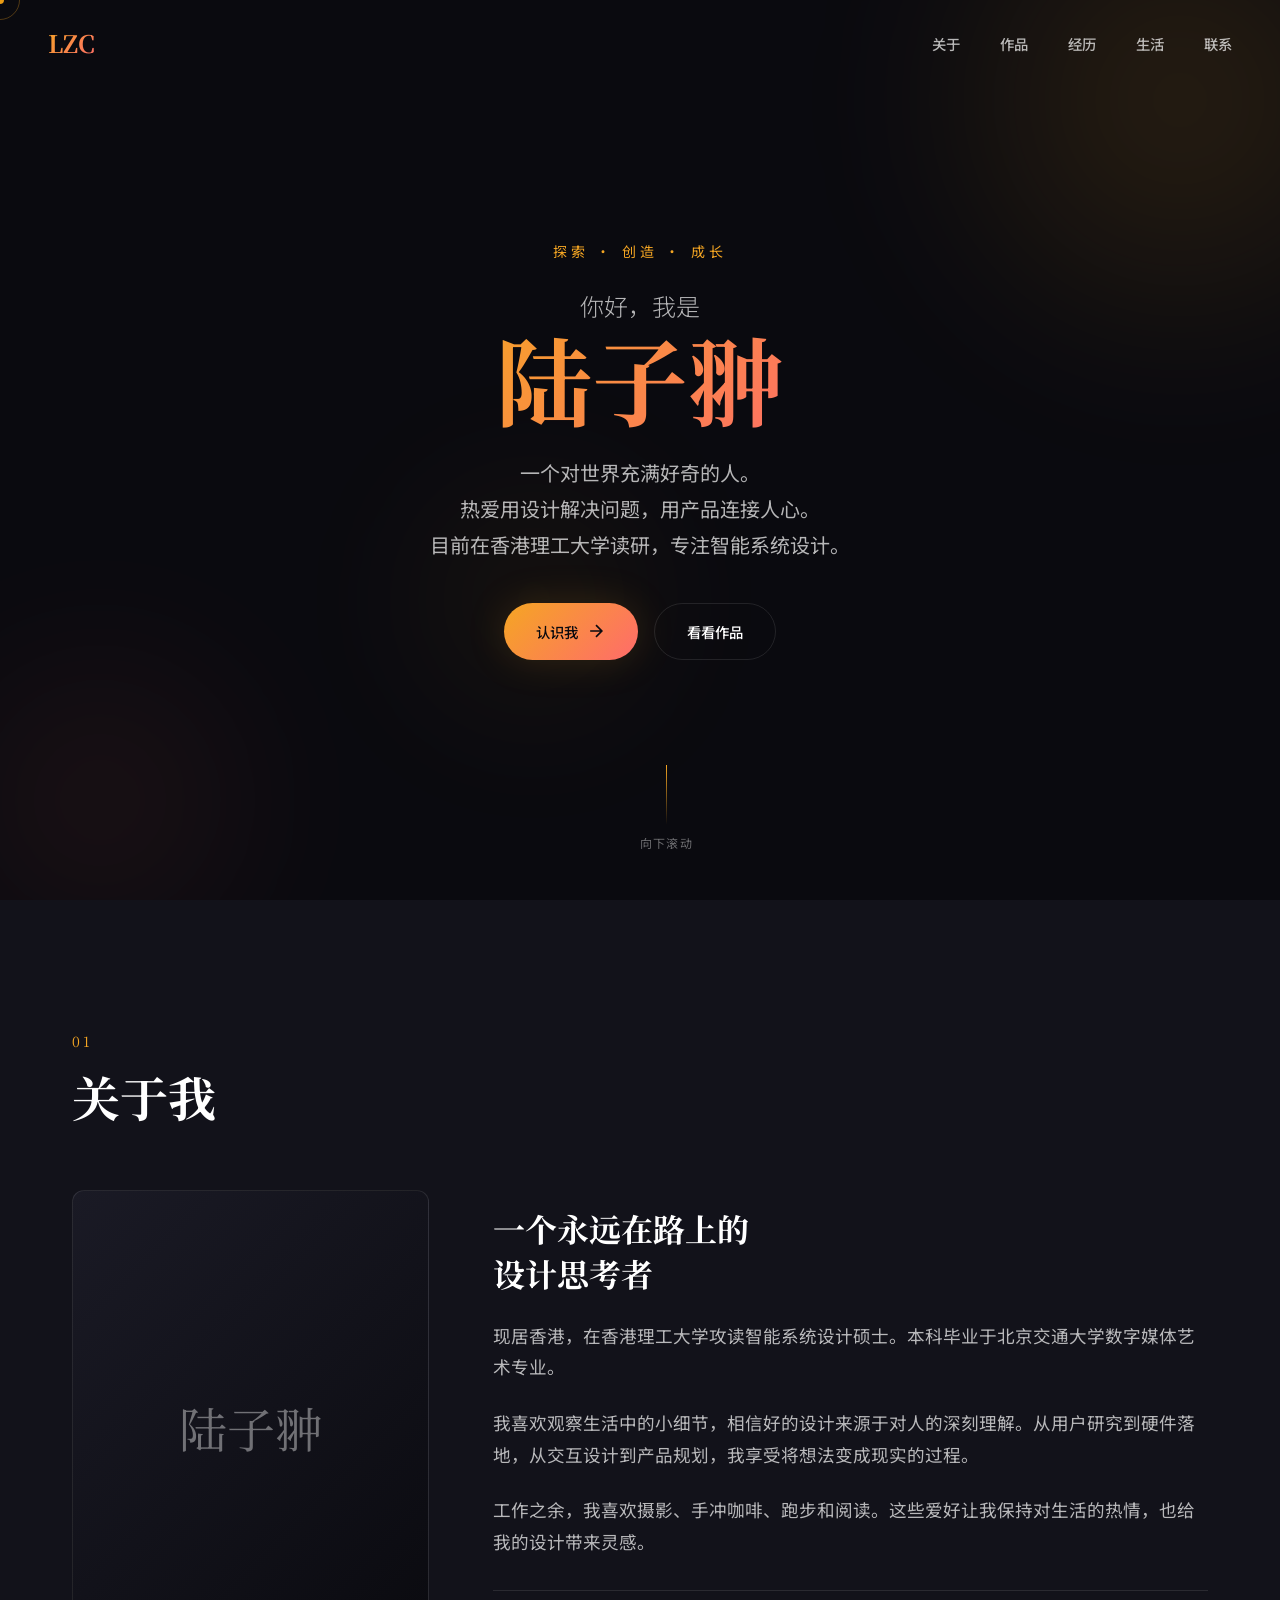
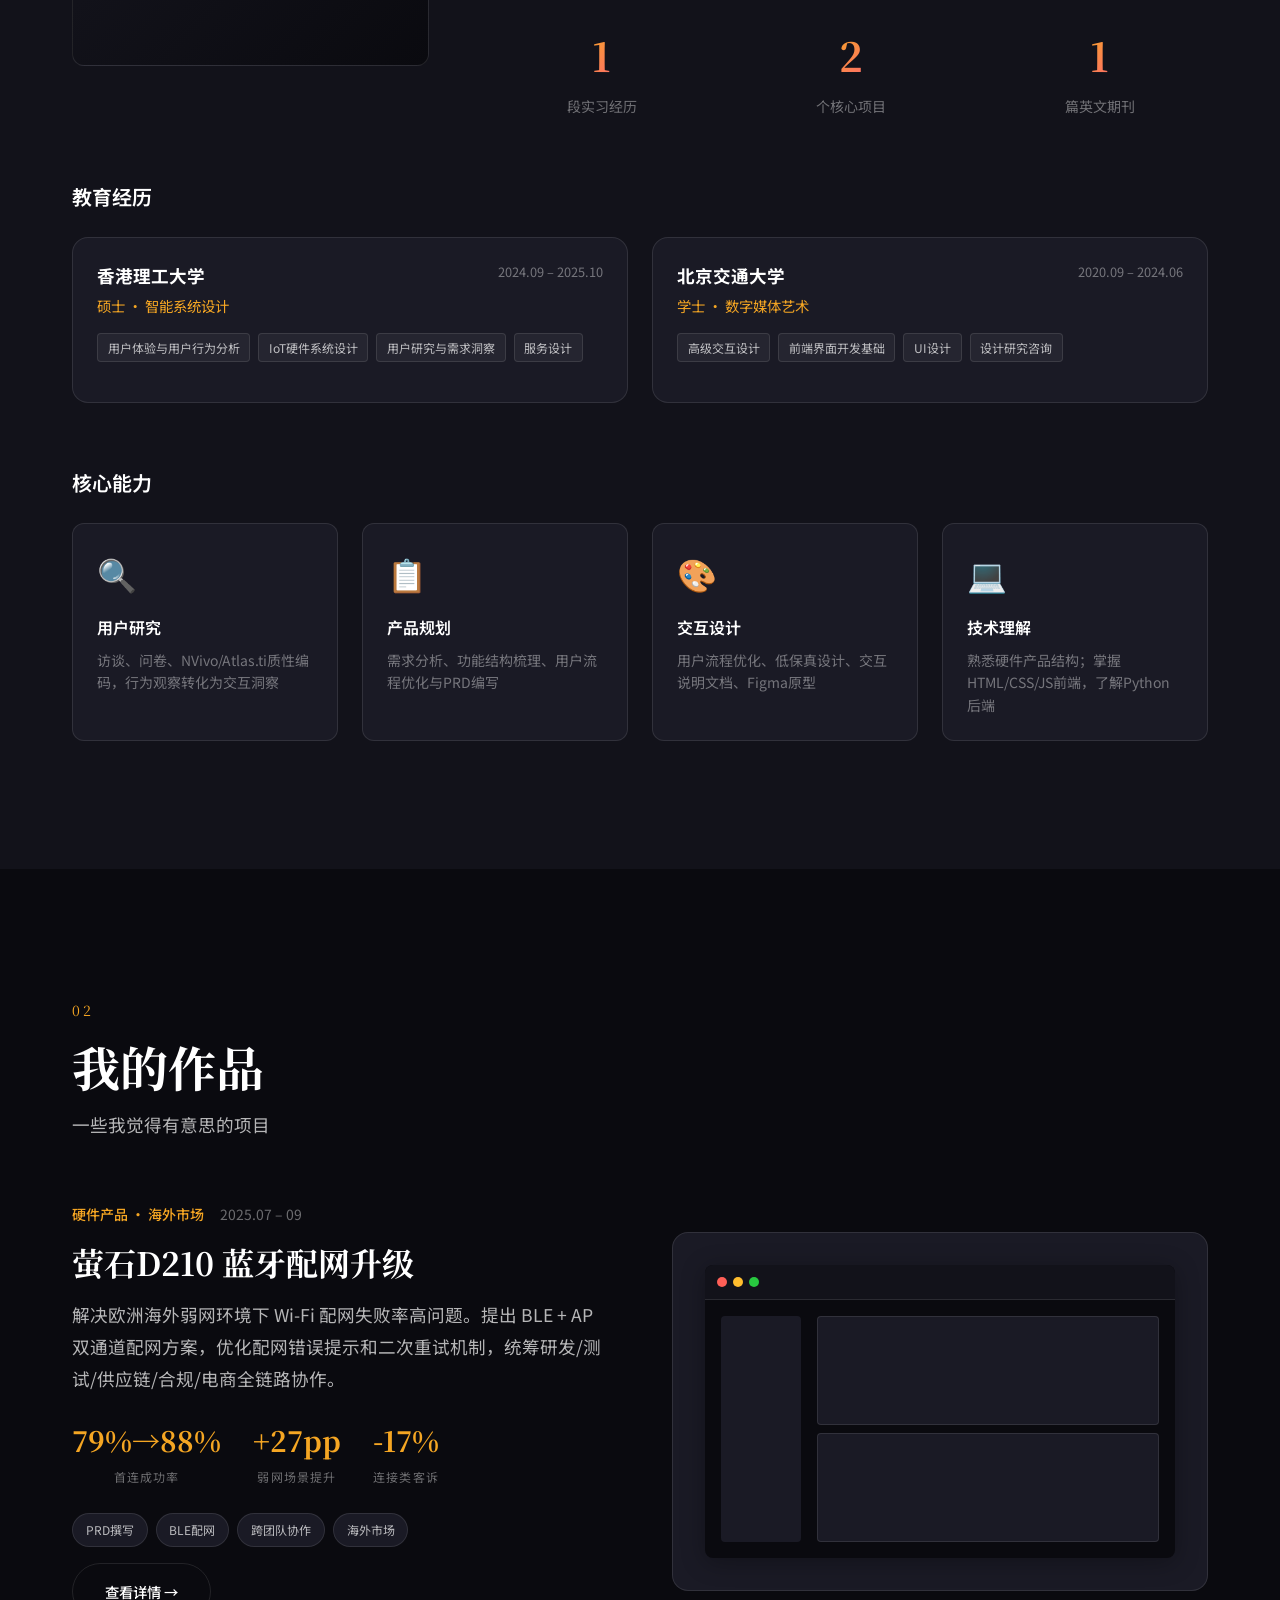
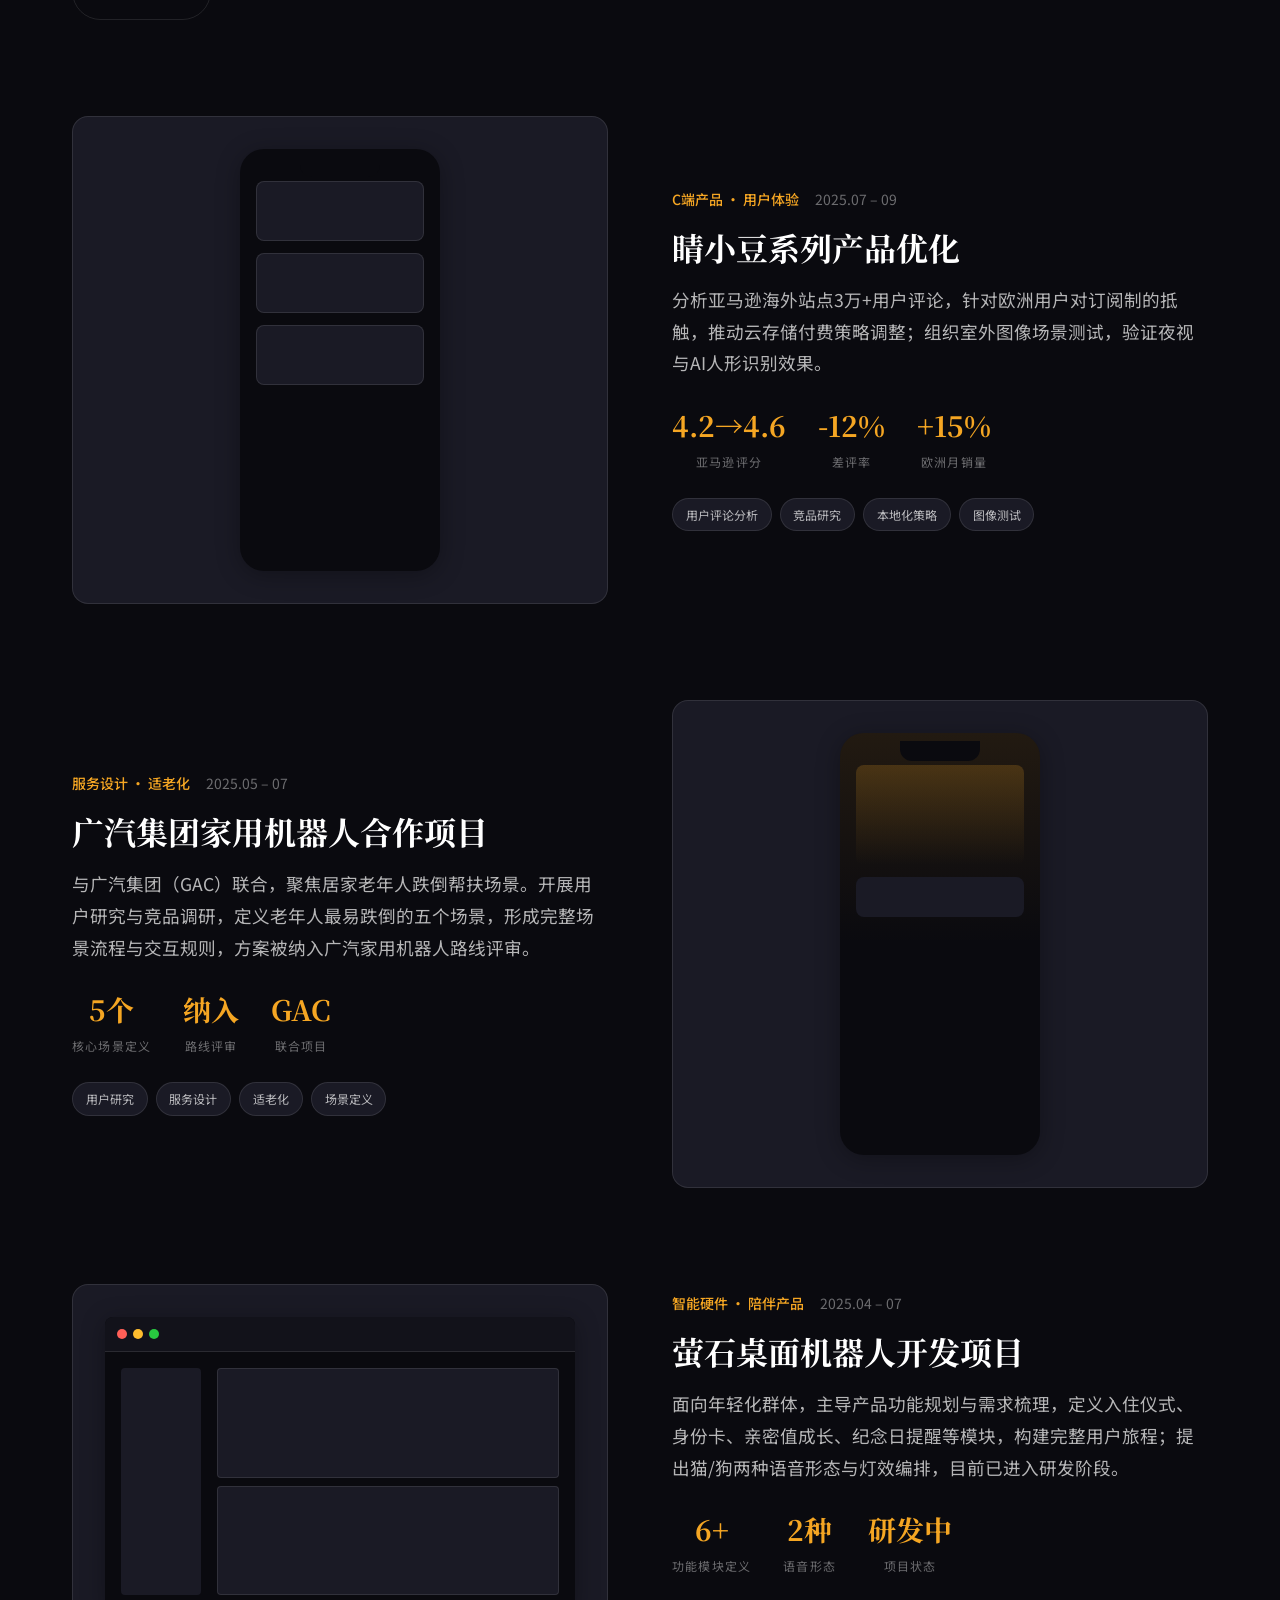
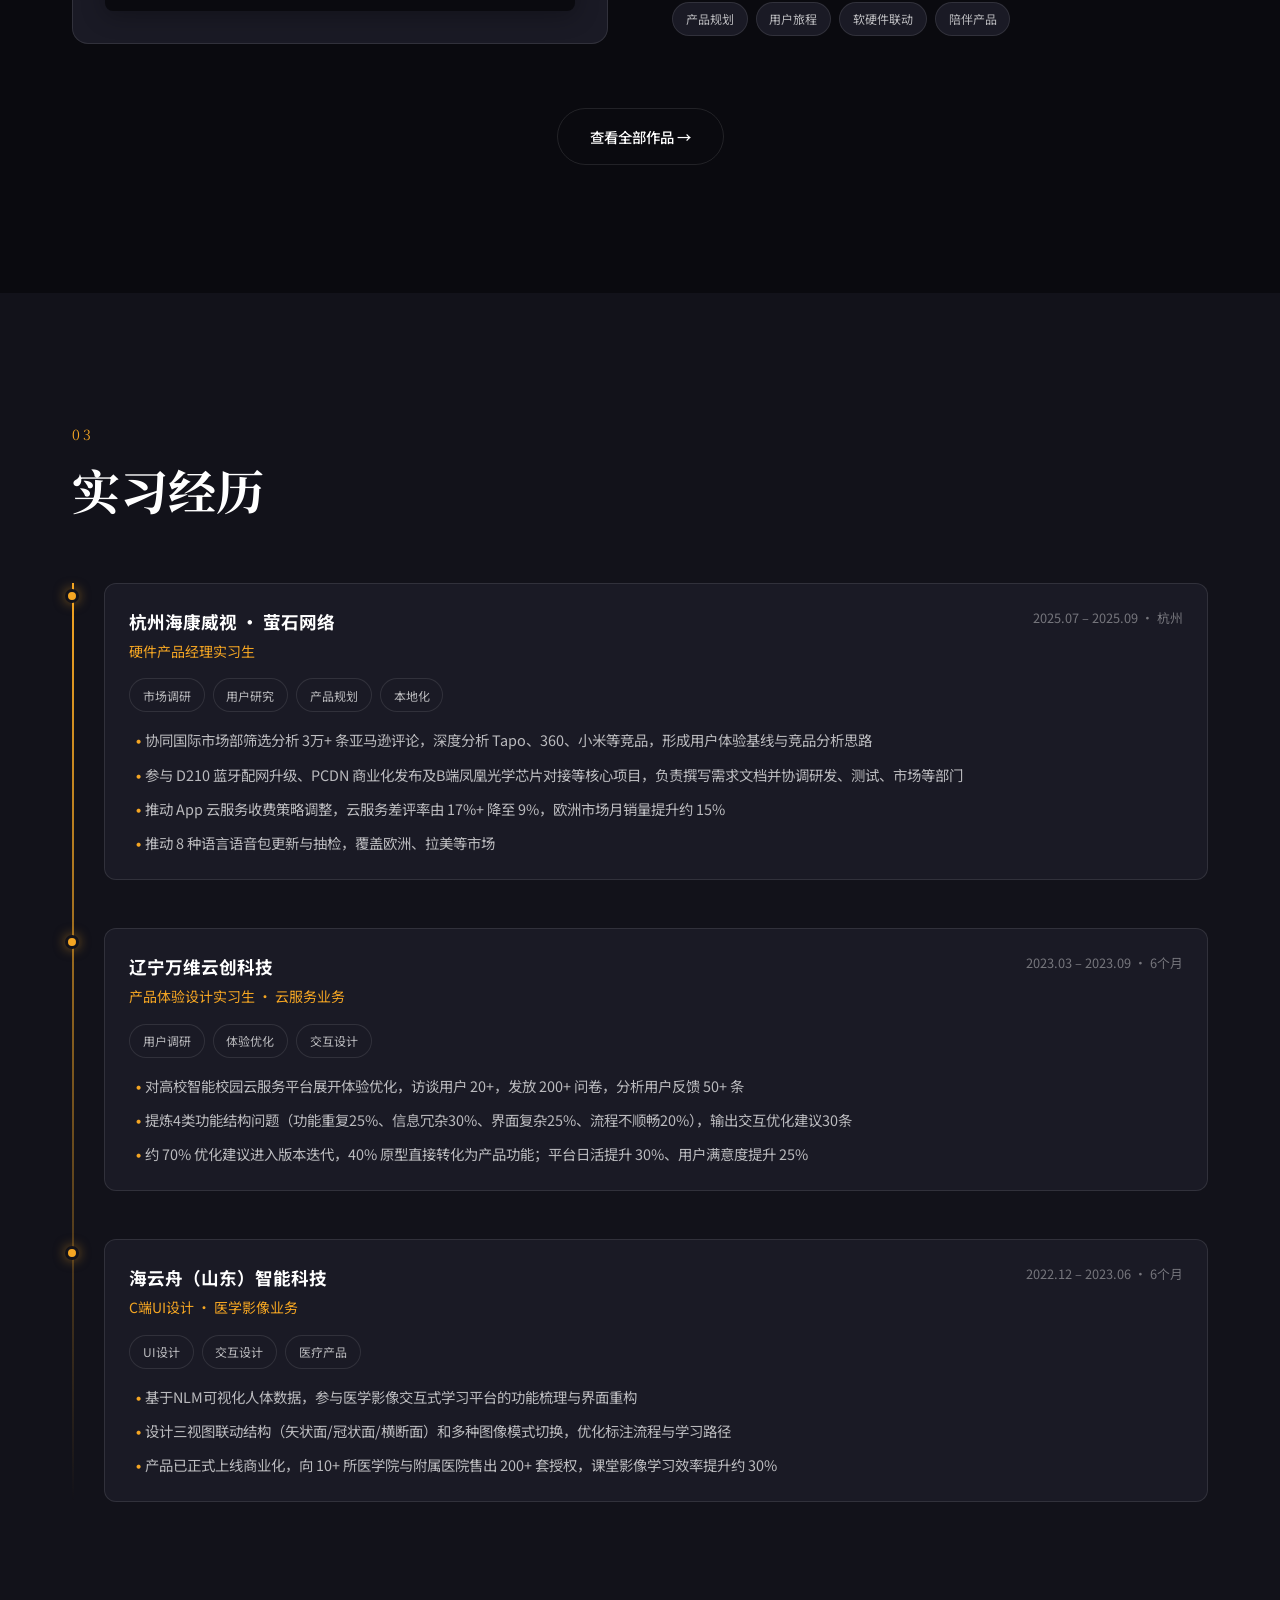
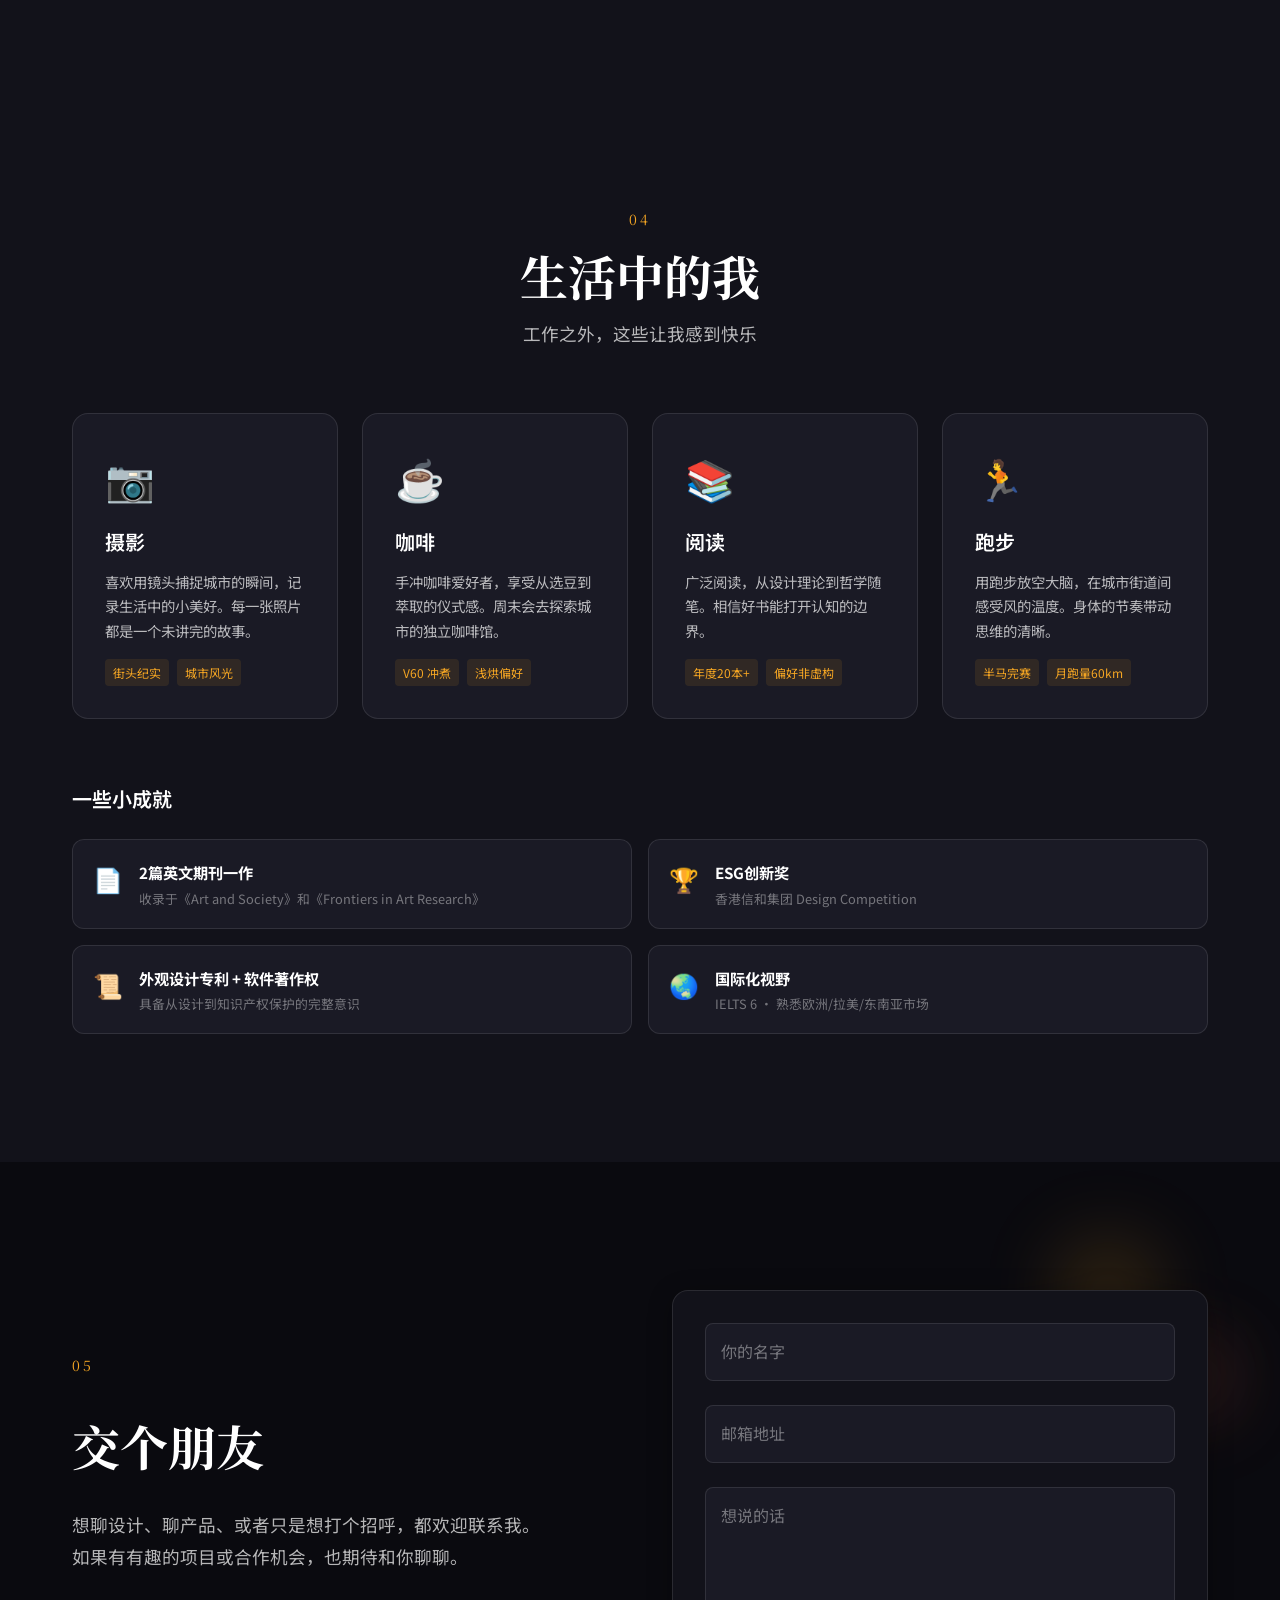
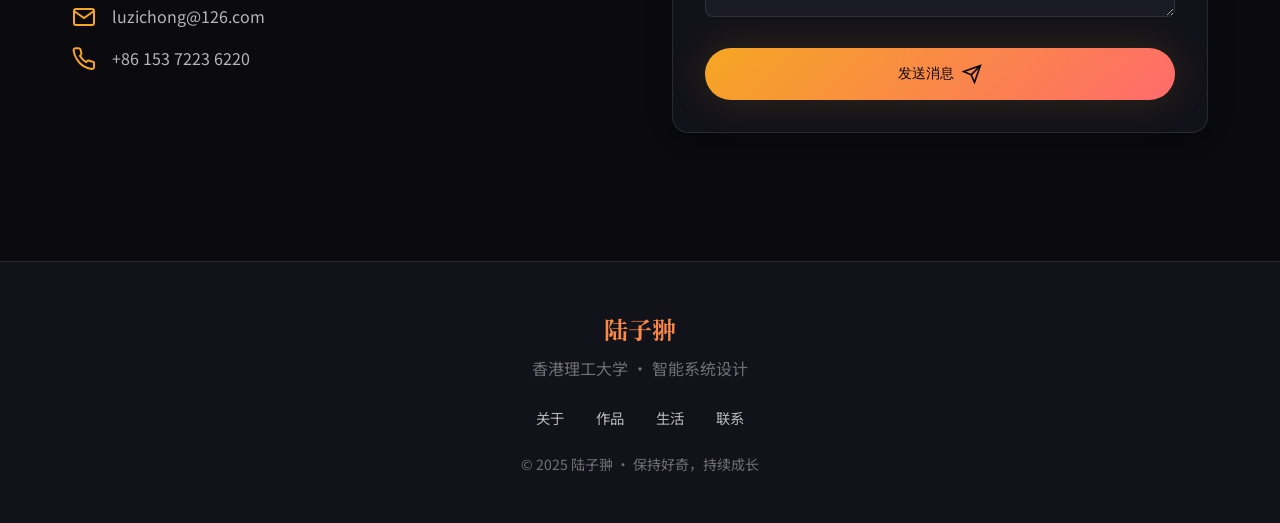
<file: index.html>
<!DOCTYPE html>
<html lang="zh-CN">
<head>
    <meta charset="UTF-8">
    <meta name="viewport" content="width=device-width, initial-scale=1.0">
    <title>陆子翀 | 产品经理</title>
    <link rel="preconnect" href="https://fonts.googleapis.com">
    <link rel="preconnect" href="https://fonts.gstatic.com" crossorigin>
    <link href="https://fonts.googleapis.com/css2?family=Noto+Serif+SC:wght@400;700&family=Noto+Sans+SC:wght@300;400;500;700&display=swap" rel="stylesheet">
    <link rel="stylesheet" href="styles.css">
</head>
<body>
    <!-- 自定义光标 -->
    <div class="cursor" id="cursor"></div>
    <div class="cursor-follower" id="cursor-follower"></div>

    <!-- 导航 -->
    <nav class="nav">
        <div class="nav-logo">LZC</div>
        <div class="nav-links">
            <a href="#about" class="nav-link">关于</a>
            <a href="#projects" class="nav-link">作品</a>
            <a href="#experience" class="nav-link">经历</a>
            <a href="#hobbies" class="nav-link">生活</a>
            <a href="#contact" class="nav-link">联系</a>
        </div>
        <div class="nav-hamburger" id="nav-toggle">
            <span></span><span></span><span></span>
        </div>
    </nav>

    <!-- 移动端菜单 -->
    <div class="mobile-menu" id="mobile-menu">
        <a href="#about" class="mobile-link">关于</a>
        <a href="#projects" class="mobile-link">作品</a>
        <a href="#experience" class="mobile-link">经历</a>
        <a href="#hobbies" class="mobile-link">生活</a>
        <a href="#contact" class="mobile-link">联系</a>
    </div>

    <!-- Hero -->
    <section class="hero">
        <div class="hero-bg">
            <div class="gradient-orb orb-1"></div>
            <div class="gradient-orb orb-2"></div>
            <div class="gradient-orb orb-3"></div>
        </div>
        <div class="hero-content">
            <div class="hero-label">探索 · 创造 · 成长</div>
            <h1 class="hero-title">
                <span class="title-line">你好，我是</span>
                <span class="title-name">陆子翀</span>
            </h1>
            <p class="hero-desc">
                一个对世界充满好奇的人。<br>
                热爱用设计解决问题，用产品连接人心。<br>
                目前在香港理工大学读研，专注智能系统设计。
            </p>
            <div class="hero-cta">
                <a href="#about" class="btn btn-primary">
                    <span>认识我</span>
                    <svg width="20" height="20" viewBox="0 0 24 24" fill="none" stroke="currentColor" stroke-width="2">
                        <path d="M5 12h14M12 5l7 7-7 7"/>
                    </svg>
                </a>
                <a href="#projects" class="btn btn-secondary">看看作品</a>
            </div>
        </div>
        <div class="scroll-indicator">
            <div class="scroll-line"></div>
            <span>向下滚动</span>
        </div>
    </section>

    <!-- 关于我 -->
    <section class="section about" id="about">
        <div class="container">
            <div class="section-header">
                <span class="section-label">01</span>
                <h2 class="section-title">关于我</h2>
            </div>
            <div class="about-grid">
                <div class="about-image">
                    <div class="image-frame">
                        <div class="image-placeholder">
                            <span>陆子翀</span>
                        </div>
                        <div class="image-decoration"></div>
                    </div>
                </div>
                <div class="about-content">
                    <h3 class="about-headline">
                        一个永远在路上的<br>设计思考者
                    </h3>
                    <p class="about-text">
                        现居香港，在香港理工大学攻读智能系统设计硕士。本科毕业于北京交通大学数字媒体艺术专业。
                    </p>
                    <p class="about-text">
                        我喜欢观察生活中的小细节，相信好的设计来源于对人的深刻理解。从用户研究到硬件落地，从交互设计到产品规划，我享受将想法变成现实的过程。
                    </p>
                    <p class="about-text">
                        工作之余，我喜欢摄影、手冲咖啡、跑步和阅读。这些爱好让我保持对生活的热情，也给我的设计带来灵感。
                    </p>
                    <div class="stats-grid">
                        <div class="stat-item">
                            <span class="stat-number" data-count="3">0</span>
                            <span class="stat-label">段实习经历</span>
                        </div>
                        <div class="stat-item">
                            <span class="stat-number" data-count="4">0</span>
                            <span class="stat-label">个核心项目</span>
                        </div>
                        <div class="stat-item">
                            <span class="stat-number" data-count="2">0</span>
                            <span class="stat-label">篇英文期刊</span>
                        </div>
                    </div>
                </div>
            </div>

            <!-- 教育经历 -->
            <div class="edu-section">
                <h4 class="skills-title">教育经历</h4>
                <div class="edu-grid">
                    <div class="edu-card">
                        <div class="edu-header">
                            <div>
                                <h5>香港理工大学</h5>
                                <p class="edu-degree">硕士 · 智能系统设计</p>
                            </div>
                            <span class="edu-year">2024.09 – 2025.10</span>
                        </div>
                        <div class="edu-courses">
                            <span>用户体验与用户行为分析</span>
                            <span>IoT硬件系统设计</span>
                            <span>用户研究与需求洞察</span>
                            <span>服务设计</span>
                        </div>
                    </div>
                    <div class="edu-card">
                        <div class="edu-header">
                            <div>
                                <h5>北京交通大学</h5>
                                <p class="edu-degree">学士 · 数字媒体艺术</p>
                            </div>
                            <span class="edu-year">2020.09 – 2024.06</span>
                        </div>
                        <div class="edu-courses">
                            <span>高级交互设计</span>
                            <span>前端界面开发基础</span>
                            <span>UI设计</span>
                            <span>设计研究咨询</span>
                        </div>
                    </div>
                </div>
            </div>

            <!-- 核心能力 -->
            <div class="skills-section">
                <h4 class="skills-title">核心能力</h4>
                <div class="skills-grid">
                    <div class="skill-card">
                        <div class="skill-icon">🔍</div>
                        <h5>用户研究</h5>
                        <p>访谈、问卷、NVivo/Atlas.ti质性编码，行为观察转化为交互洞察</p>
                    </div>
                    <div class="skill-card">
                        <div class="skill-icon">📋</div>
                        <h5>产品规划</h5>
                        <p>需求分析、功能结构梳理、用户流程优化与PRD编写</p>
                    </div>
                    <div class="skill-card">
                        <div class="skill-icon">🎨</div>
                        <h5>交互设计</h5>
                        <p>用户流程优化、低保真设计、交互说明文档、Figma原型</p>
                    </div>
                    <div class="skill-card">
                        <div class="skill-icon">💻</div>
                        <h5>技术理解</h5>
                        <p>熟悉硬件产品结构；掌握HTML/CSS/JS前端，了解Python后端</p>
                    </div>
                </div>
            </div>
        </div>
    </section>

    <!-- 项目经历 -->
    <section class="section projects" id="projects">
        <div class="container">
            <div class="section-header">
                <span class="section-label">02</span>
                <h2 class="section-title">我的作品</h2>
                <p class="section-desc">一些我觉得有意思的项目</p>
            </div>

            <div class="projects-list">
                <!-- 项目1 -->
                <article class="project-card">
                    <div class="project-content">
                        <div class="project-meta">
                            <span class="project-category">硬件产品 · 海外市场</span>
                            <span class="project-year">2025.07 – 09</span>
                        </div>
                        <h3 class="project-title">萤石D210 蓝牙配网升级</h3>
                        <p class="project-desc">
                            解决欧洲海外弱网环境下 Wi-Fi 配网失败率高问题。提出 BLE + AP 双通道配网方案，优化配网错误提示和二次重试机制，统筹研发/测试/供应链/合规/电商全链路协作。
                        </p>
                        <div class="project-metrics">
                            <div class="metric">
                                <span class="metric-value">79%→88%</span>
                                <span class="metric-label">首连成功率</span>
                            </div>
                            <div class="metric">
                                <span class="metric-value">+27pp</span>
                                <span class="metric-label">弱网场景提升</span>
                            </div>
                            <div class="metric">
                                <span class="metric-value">-17%</span>
                                <span class="metric-label">连接类客诉</span>
                            </div>
                        </div>
                        <div class="project-tags">
                            <span class="tag">PRD撰写</span>
                            <span class="tag">BLE配网</span>
                            <span class="tag">跨团队协作</span>
                            <span class="tag">海外市场</span>
                        </div>
                        <a href="project-d210.html" class="btn btn-secondary project-link">查看详情 →</a>
                    </div>
                    <div class="project-visual">
                        <div class="visual-frame">
                            <div class="visual-mockup">
                                <div class="mockup-header">
                                    <span></span><span></span><span></span>
                                </div>
                                <div class="mockup-content">
                                    <div class="mockup-sidebar"></div>
                                    <div class="mockup-main">
                                        <div class="mockup-card"></div>
                                        <div class="mockup-card"></div>
                                    </div>
                                </div>
                            </div>
                        </div>
                    </div>
                </article>

                <!-- 项目2 -->
                <article class="project-card reverse">
                    <div class="project-content">
                        <div class="project-meta">
                            <span class="project-category">C端产品 · 用户体验</span>
                            <span class="project-year">2025.07 – 09</span>
                        </div>
                        <h3 class="project-title">睛小豆系列产品优化</h3>
                        <p class="project-desc">
                            分析亚马逊海外站点3万+用户评论，针对欧洲用户对订阅制的抵触，推动云存储付费策略调整；组织室外图像场景测试，验证夜视与AI人形识别效果。
                        </p>
                        <div class="project-metrics">
                            <div class="metric">
                                <span class="metric-value">4.2→4.6</span>
                                <span class="metric-label">亚马逊评分</span>
                            </div>
                            <div class="metric">
                                <span class="metric-value">-12%</span>
                                <span class="metric-label">差评率</span>
                            </div>
                            <div class="metric">
                                <span class="metric-value">+15%</span>
                                <span class="metric-label">欧洲月销量</span>
                            </div>
                        </div>
                        <div class="project-tags">
                            <span class="tag">用户评论分析</span>
                            <span class="tag">竞品研究</span>
                            <span class="tag">本地化策略</span>
                            <span class="tag">图像测试</span>
                        </div>
                    </div>
                    <div class="project-visual">
                        <div class="visual-frame">
                            <div class="visual-mockup mobile">
                                <div class="mockup-notch"></div>
                                <div class="mockup-screen">
                                    <div class="screen-card"></div>
                                    <div class="screen-card"></div>
                                    <div class="screen-card"></div>
                                </div>
                            </div>
                        </div>
                    </div>
                </article>

                <!-- 项目3 -->
                <article class="project-card">
                    <div class="project-content">
                        <div class="project-meta">
                            <span class="project-category">服务设计 · 适老化</span>
                            <span class="project-year">2025.05 – 07</span>
                        </div>
                        <h3 class="project-title">广汽集团家用机器人合作项目</h3>
                        <p class="project-desc">
                            与广汽集团（GAC）联合，聚焦居家老年人跌倒帮扶场景。开展用户研究与竞品调研，定义老年人最易跌倒的五个场景，形成完整场景流程与交互规则，方案被纳入广汽家用机器人路线评审。
                        </p>
                        <div class="project-metrics">
                            <div class="metric">
                                <span class="metric-value">5个</span>
                                <span class="metric-label">核心场景定义</span>
                            </div>
                            <div class="metric">
                                <span class="metric-value">纳入</span>
                                <span class="metric-label">路线评审</span>
                            </div>
                            <div class="metric">
                                <span class="metric-value">GAC</span>
                                <span class="metric-label">联合项目</span>
                            </div>
                        </div>
                        <div class="project-tags">
                            <span class="tag">用户研究</span>
                            <span class="tag">服务设计</span>
                            <span class="tag">适老化</span>
                            <span class="tag">场景定义</span>
                        </div>
                    </div>
                    <div class="project-visual">
                        <div class="visual-frame">
                            <div class="visual-mockup mobile">
                                <div class="mockup-notch"></div>
                                <div class="mockup-screen gradient">
                                    <div class="screen-chart"></div>
                                    <div class="screen-stats"></div>
                                </div>
                            </div>
                        </div>
                    </div>
                </article>

                <!-- 项目4 -->
                <article class="project-card reverse">
                    <div class="project-content">
                        <div class="project-meta">
                            <span class="project-category">智能硬件 · 陪伴产品</span>
                            <span class="project-year">2025.04 – 07</span>
                        </div>
                        <h3 class="project-title">萤石桌面机器人开发项目</h3>
                        <p class="project-desc">
                            面向年轻化群体，主导产品功能规划与需求梳理，定义入住仪式、身份卡、亲密值成长、纪念日提醒等模块，构建完整用户旅程；提出猫/狗两种语音形态与灯效编排，目前已进入研发阶段。
                        </p>
                        <div class="project-metrics">
                            <div class="metric">
                                <span class="metric-value">6+</span>
                                <span class="metric-label">功能模块定义</span>
                            </div>
                            <div class="metric">
                                <span class="metric-value">2种</span>
                                <span class="metric-label">语音形态</span>
                            </div>
                            <div class="metric">
                                <span class="metric-value">研发中</span>
                                <span class="metric-label">项目状态</span>
                            </div>
                        </div>
                        <div class="project-tags">
                            <span class="tag">产品规划</span>
                            <span class="tag">用户旅程</span>
                            <span class="tag">软硬件联动</span>
                            <span class="tag">陪伴产品</span>
                        </div>
                    </div>
                    <div class="project-visual">
                        <div class="visual-frame">
                            <div class="visual-mockup">
                                <div class="mockup-header">
                                    <span></span><span></span><span></span>
                                </div>
                                <div class="mockup-content">
                                    <div class="mockup-sidebar"></div>
                                    <div class="mockup-main">
                                        <div class="mockup-card"></div>
                                        <div class="mockup-card"></div>
                                    </div>
                                </div>
                            </div>
                        </div>
                    </div>
                </article>
            </div>
            
            <div class="projects-cta">
                <a href="projects.html" class="btn btn-secondary">查看全部作品 →</a>
            </div>
        </div>
    </section>

    <!-- 实习经历 -->
    <section class="section experience" id="experience">
        <div class="container">
            <div class="section-header">
                <span class="section-label">03</span>
                <h2 class="section-title">实习经历</h2>
            </div>
            <div class="timeline">
                <!-- 海康威视 -->
                <div class="timeline-item">
                    <div class="timeline-dot"></div>
                    <div class="timeline-content">
                        <div class="timeline-header">
                            <div>
                                <h3 class="timeline-company">杭州海康威视 · 萤石网络</h3>
                                <p class="timeline-role">硬件产品经理实习生</p>
                            </div>
                            <span class="timeline-date">2025.07 – 2025.09 · 杭州</span>
                        </div>
                        <div class="timeline-tags">
                            <span class="tag">市场调研</span>
                            <span class="tag">用户研究</span>
                            <span class="tag">产品规划</span>
                            <span class="tag">本地化</span>
                        </div>
                        <ul class="timeline-list">
                            <li>协同国际市场部筛选分析 3万+ 条亚马逊评论，深度分析 Tapo、360、小米等竞品，形成用户体验基线与竞品分析思路</li>
                            <li>参与 D210 蓝牙配网升级、PCDN 商业化发布及B端凤凰光学芯片对接等核心项目，负责撰写需求文档并协调研发、测试、市场等部门</li>
                            <li>推动 App 云服务收费策略调整，云服务差评率由 17%+ 降至 9%，欧洲市场月销量提升约 15%</li>
                            <li>推动 8 种语言语音包更新与抽检，覆盖欧洲、拉美等市场</li>
                        </ul>
                    </div>
                </div>

                <!-- 万维云创 -->
                <div class="timeline-item">
                    <div class="timeline-dot"></div>
                    <div class="timeline-content">
                        <div class="timeline-header">
                            <div>
                                <h3 class="timeline-company">辽宁万维云创科技</h3>
                                <p class="timeline-role">产品体验设计实习生 · 云服务业务</p>
                            </div>
                            <span class="timeline-date">2023.03 – 2023.09 · 6个月</span>
                        </div>
                        <div class="timeline-tags">
                            <span class="tag">用户调研</span>
                            <span class="tag">体验优化</span>
                            <span class="tag">交互设计</span>
                        </div>
                        <ul class="timeline-list">
                            <li>对高校智能校园云服务平台展开体验优化，访谈用户 20+，发放 200+ 问卷，分析用户反馈 50+ 条</li>
                            <li>提炼4类功能结构问题（功能重复25%、信息冗杂30%、界面复杂25%、流程不顺畅20%），输出交互优化建议30条</li>
                            <li>约 70% 优化建议进入版本迭代，40% 原型直接转化为产品功能；平台日活提升 30%、用户满意度提升 25%</li>
                        </ul>
                    </div>
                </div>

                <!-- 海云舟 -->
                <div class="timeline-item">
                    <div class="timeline-dot"></div>
                    <div class="timeline-content">
                        <div class="timeline-header">
                            <div>
                                <h3 class="timeline-company">海云舟（山东）智能科技</h3>
                                <p class="timeline-role">C端UI设计 · 医学影像业务</p>
                            </div>
                            <span class="timeline-date">2022.12 – 2023.06 · 6个月</span>
                        </div>
                        <div class="timeline-tags">
                            <span class="tag">UI设计</span>
                            <span class="tag">交互设计</span>
                            <span class="tag">医疗产品</span>
                        </div>
                        <ul class="timeline-list">
                            <li>基于NLM可视化人体数据，参与医学影像交互式学习平台的功能梳理与界面重构</li>
                            <li>设计三视图联动结构（矢状面/冠状面/横断面）和多种图像模式切换，优化标注流程与学习路径</li>
                            <li>产品已正式上线商业化，向 10+ 所医学院与附属医院售出 200+ 套授权，课堂影像学习效率提升约 30%</li>
                        </ul>
                    </div>
                </div>
            </div>
        </div>
    </section>

    <!-- 更多亮点 -->
    <section class="section hobbies" id="hobbies">
        <div class="container">
            <div class="section-header center">
                <span class="section-label">04</span>
                <h2 class="section-title">生活中的我</h2>
                <p class="section-desc">工作之外，这些让我感到快乐</p>
            </div>

            <div class="hobbies-grid">
                <div class="hobby-card">
                    <div class="hobby-icon">📷</div>
                    <h4>摄影</h4>
                    <p>喜欢用镜头捕捉城市的瞬间，记录生活中的小美好。每一张照片都是一个未讲完的故事。</p>
                    <div class="hobby-extra">
                        <span>街头纪实</span>
                        <span>城市风光</span>
                    </div>
                </div>

                <div class="hobby-card">
                    <div class="hobby-icon">☕</div>
                    <h4>咖啡</h4>
                    <p>手冲咖啡爱好者，享受从选豆到萃取的仪式感。周末会去探索城市的独立咖啡馆。</p>
                    <div class="hobby-extra">
                        <span>V60 冲煮</span>
                        <span>浅烘偏好</span>
                    </div>
                </div>

                <div class="hobby-card">
                    <div class="hobby-icon">📚</div>
                    <h4>阅读</h4>
                    <p>广泛阅读，从设计理论到哲学随笔。相信好书能打开认知的边界。</p>
                    <div class="hobby-extra">
                        <span>年度20本+</span>
                        <span>偏好非虚构</span>
                    </div>
                </div>

                <div class="hobby-card">
                    <div class="hobby-icon">🏃</div>
                    <h4>跑步</h4>
                    <p>用跑步放空大脑，在城市街道间感受风的温度。身体的节奏带动思维的清晰。</p>
                    <div class="hobby-extra">
                        <span>半马完赛</span>
                        <span>月跑量60km</span>
                    </div>
                </div>
            </div>

            <!-- 成就墙 -->
            <div class="achievements-section">
                <h4 class="skills-title">一些小成就</h4>
                <div class="achievements-grid">
                    <div class="achievement-item">
                        <span class="achievement-icon">📄</span>
                        <div class="achievement-text">
                            <strong>2篇英文期刊一作</strong>
                            <p>收录于《Art and Society》和《Frontiers in Art Research》</p>
                        </div>
                    </div>
                    <div class="achievement-item">
                        <span class="achievement-icon">🏆</span>
                        <div class="achievement-text">
                            <strong>ESG创新奖</strong>
                            <p>香港信和集团 Design Competition</p>
                        </div>
                    </div>
                    <div class="achievement-item">
                        <span class="achievement-icon">📜</span>
                        <div class="achievement-text">
                            <strong>外观设计专利 + 软件著作权</strong>
                            <p>具备从设计到知识产权保护的完整意识</p>
                        </div>
                    </div>
                    <div class="achievement-item">
                        <span class="achievement-icon">🌏</span>
                        <div class="achievement-text">
                            <strong>国际化视野</strong>
                            <p>IELTS 6 · 熟悉欧洲/拉美/东南亚市场</p>
                        </div>
                    </div>
                </div>
            </div>
        </div>
    </section>

    <!-- 联系我 -->
    <section class="section contact" id="contact">
        <div class="container">
            <div class="contact-wrapper">
                <div class="contact-content">
                    <span class="section-label">05</span>
                    <h2 class="contact-title">交个朋友</h2>
                    <p class="contact-desc">
                        想聊设计、聊产品、或者只是想打个招呼，都欢迎联系我。<br>
                        如果有有趣的项目或合作机会，也期待和你聊聊。
                    </p>
                    <div class="contact-links">
                        <a href="mailto:luzichong@126.com" class="contact-link">
                            <svg width="24" height="24" viewBox="0 0 24 24" fill="none" stroke="currentColor" stroke-width="2">
                                <path d="M4 4h16c1.1 0 2 .9 2 2v12c0 1.1-.9 2-2 2H4c-1.1 0-2-.9-2-2V6c0-1.1.9-2 2-2z"/>
                                <polyline points="22,6 12,13 2,6"/>
                            </svg>
                            <span>luzichong@126.com</span>
                        </a>
                        <a href="tel:+8615372236220" class="contact-link">
                            <svg width="24" height="24" viewBox="0 0 24 24" fill="none" stroke="currentColor" stroke-width="2">
                                <path d="M22 16.92v3a2 2 0 0 1-2.18 2 19.79 19.79 0 0 1-8.63-3.07A19.5 19.5 0 0 1 4.69 12 19.79 19.79 0 0 1 1.61 3.4 2 2 0 0 1 3.6 1.22h3a2 2 0 0 1 2 1.72c.127.96.361 1.903.7 2.81a2 2 0 0 1-.45 2.11L7.91 8.82a16 16 0 0 0 6.29 6.29l.95-.95a2 2 0 0 1 2.11-.45c.907.339 1.85.573 2.81.7A2 2 0 0 1 22 16.92z"/>
                            </svg>
                            <span>+86 153 7223 6220</span>
                        </a>
                    </div>
                </div>
                <div class="contact-visual">
                    <div class="floating-shapes">
                        <div class="shape shape-1"></div>
                        <div class="shape shape-2"></div>
                        <div class="shape shape-3"></div>
                    </div>
                    <div class="contact-card">
                        <form class="contact-form" id="contact-form">
                            <div class="form-group">
                                <input type="text" id="name" required placeholder=" ">
                                <label for="name">你的名字</label>
                            </div>
                            <div class="form-group">
                                <input type="email" id="email" required placeholder=" ">
                                <label for="email">邮箱地址</label>
                            </div>
                            <div class="form-group">
                                <textarea id="message" rows="4" required placeholder=" "></textarea>
                                <label for="message">想说的话</label>
                            </div>
                            <button type="submit" class="btn btn-primary btn-full">
                                <span>发送消息</span>
                                <svg width="20" height="20" viewBox="0 0 24 24" fill="none" stroke="currentColor" stroke-width="2">
                                    <line x1="22" y1="2" x2="11" y2="13"/>
                                    <polygon points="22 2 15 22 11 13 2 9 22 2"/>
                                </svg>
                            </button>
                        </form>
                    </div>
                </div>
            </div>
        </div>
    </section>

    <!-- 页脚 -->
    <footer class="footer">
        <div class="container">
            <div class="footer-content">
                <div class="footer-logo">陆子翀</div>
                <p class="footer-text">香港理工大学 · 智能系统设计</p>
                <div class="footer-links">
                    <a href="#about">关于</a>
                    <a href="#projects">作品</a>
                    <a href="#hobbies">生活</a>
                    <a href="#contact">联系</a>
                </div>
                <p class="footer-copyright">© 2025 陆子翀 · 保持好奇，持续成长</p>
            </div>
        </div>
    </footer>

    <script src="script.js"></script>
</body>
</html>
</file>
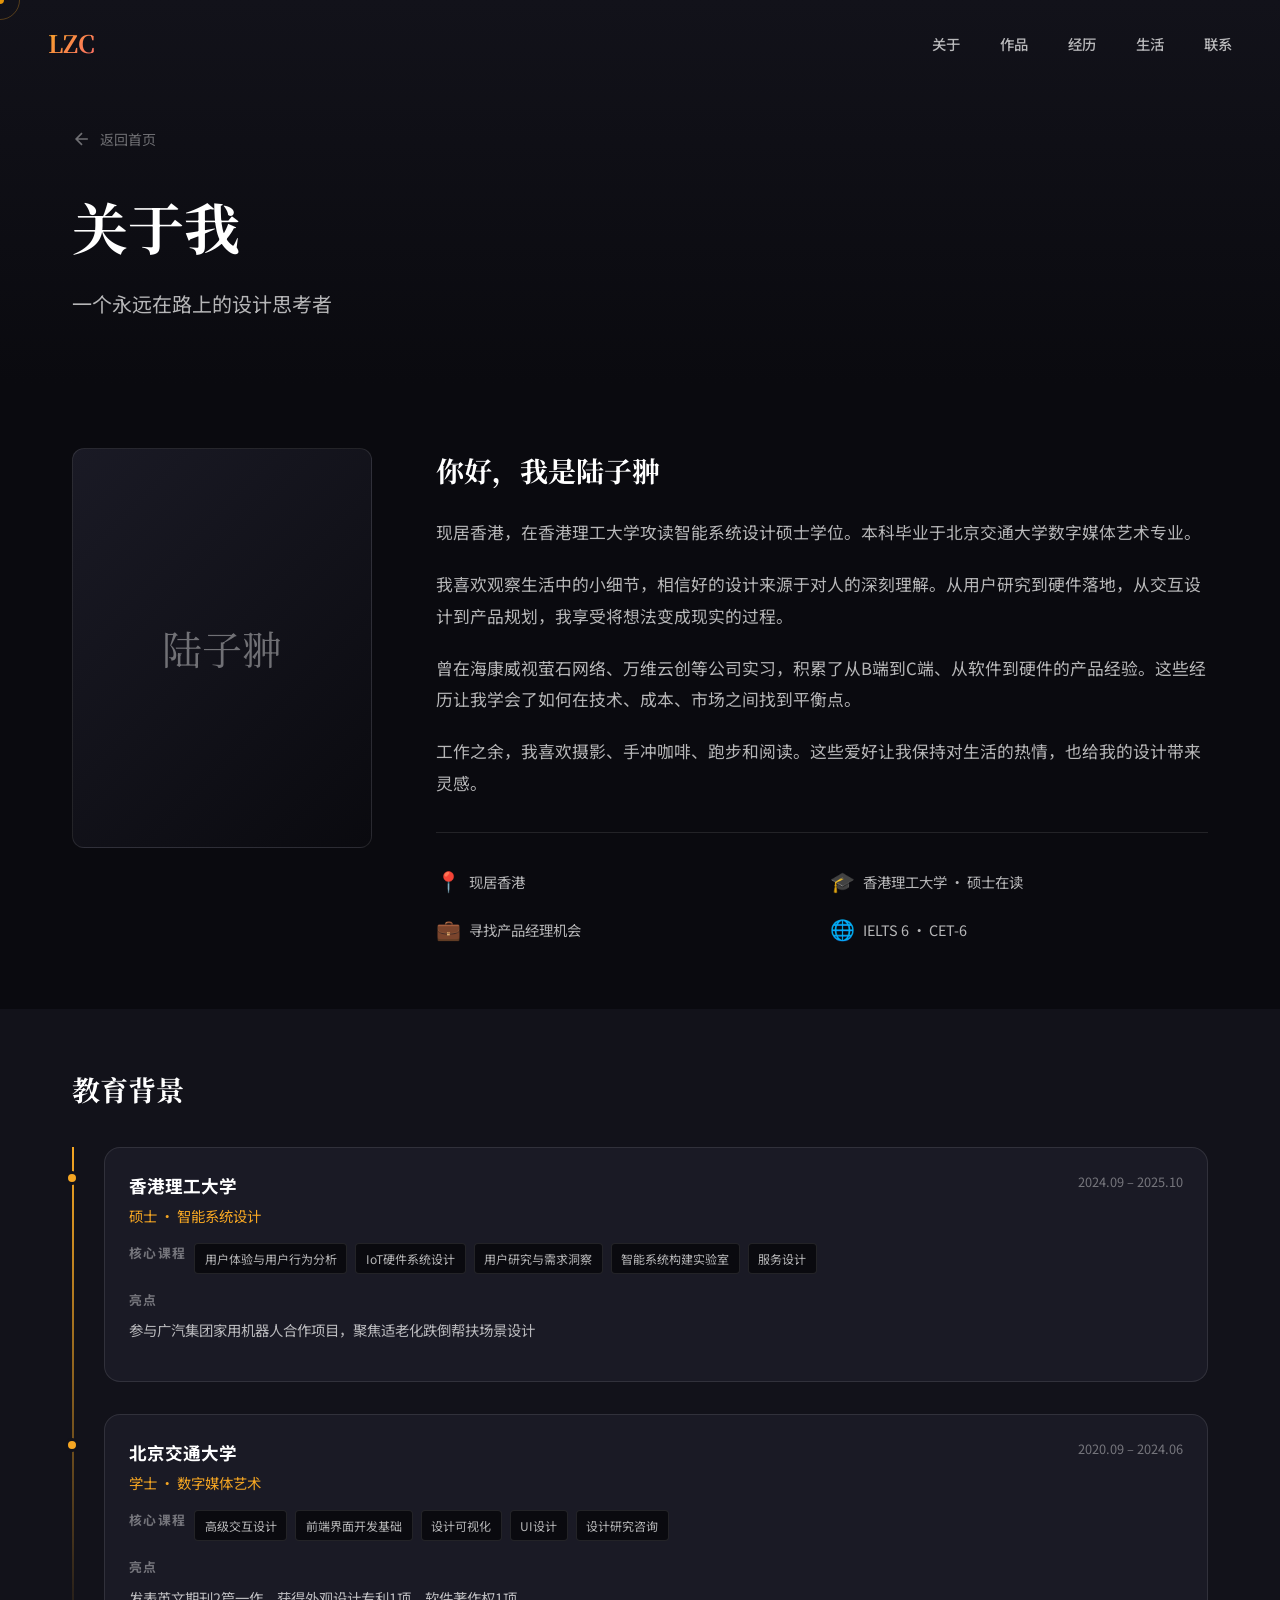
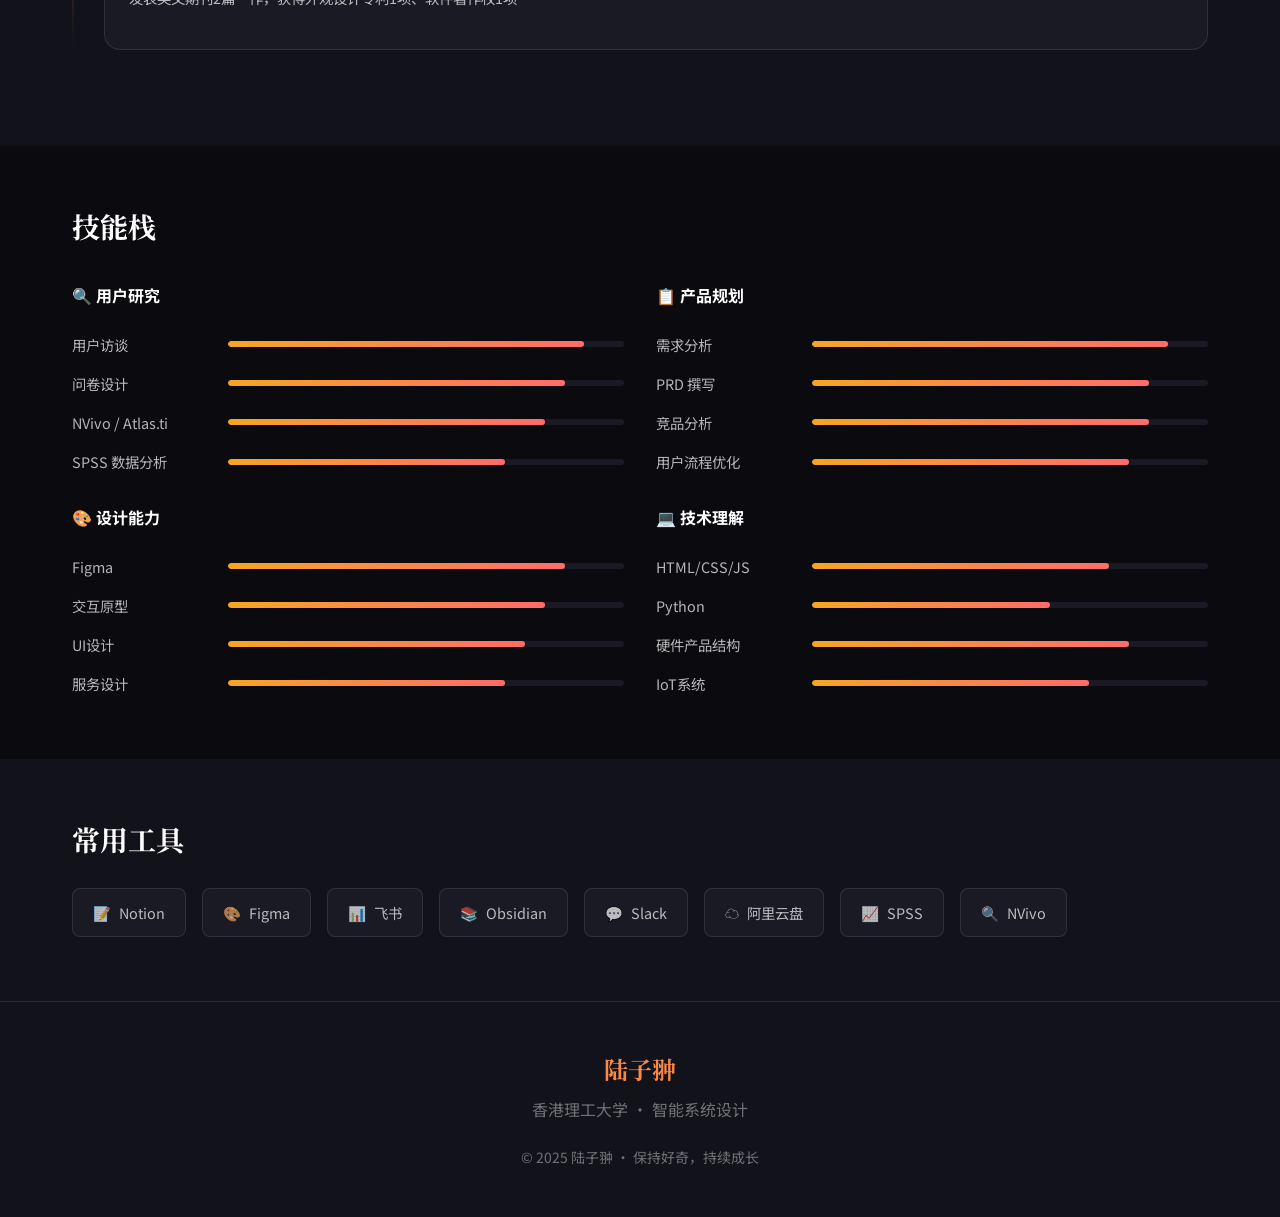
<file: about.html>
<!DOCTYPE html>
<html lang="zh-CN">
<head>
    <meta charset="UTF-8">
    <meta name="viewport" content="width=device-width, initial-scale=1.0">
    <title>关于我 | 陆子翀</title>
    <link rel="preconnect" href="https://fonts.googleapis.com">
    <link rel="preconnect" href="https://fonts.gstatic.com" crossorigin>
    <link href="https://fonts.googleapis.com/css2?family=Noto+Serif+SC:wght@400;700&family=Noto+Sans+SC:wght@300;400;500;700&display=swap" rel="stylesheet">
    <link rel="stylesheet" href="styles.css">
</head>
<body>
    <!-- 自定义光标 -->
    <div class="cursor" id="cursor"></div>
    <div class="cursor-follower" id="cursor-follower"></div>

    <!-- 导航 -->
    <nav class="nav scrolled">
        <a href="index.html" class="nav-logo">LZC</a>
        <div class="nav-links">
            <a href="index.html#about" class="nav-link">关于</a>
            <a href="index.html#projects" class="nav-link">作品</a>
            <a href="index.html#experience" class="nav-link">经历</a>
            <a href="index.html#hobbies" class="nav-link">生活</a>
            <a href="index.html#contact" class="nav-link">联系</a>
        </div>
        <div class="nav-hamburger" id="nav-toggle">
            <span></span><span></span><span></span>
        </div>
    </nav>

    <!-- 移动端菜单 -->
    <div class="mobile-menu" id="mobile-menu">
        <a href="index.html#about" class="mobile-link">关于</a>
        <a href="index.html#projects" class="mobile-link">作品</a>
        <a href="index.html#experience" class="mobile-link">经历</a>
        <a href="index.html#hobbies" class="mobile-link">生活</a>
        <a href="index.html#contact" class="mobile-link">联系</a>
    </div>

    <!-- 头部 -->
    <header class="about-header">
        <div class="container">
            <a href="index.html" class="back-link">
                <svg width="20" height="20" viewBox="0 0 24 24" fill="none" stroke="currentColor" stroke-width="2">
                    <path d="M19 12H5M12 19l-7-7 7-7"/>
                </svg>
                <span>返回首页</span>
            </a>
            <h1 class="page-title">关于我</h1>
            <p class="page-subtitle">一个永远在路上的设计思考者</p>
        </div>
    </header>

    <!-- 个人介绍 -->
    <section class="section about-intro">
        <div class="container">
            <div class="about-full-grid">
                <div class="about-photo">
                    <div class="photo-frame">
                        <div class="photo-placeholder">陆子翀</div>
                    </div>
                </div>
                <div class="about-story">
                    <h2>你好，我是陆子翀</h2>
                    <p>现居香港，在香港理工大学攻读智能系统设计硕士学位。本科毕业于北京交通大学数字媒体艺术专业。</p>
                    <p>我喜欢观察生活中的小细节，相信好的设计来源于对人的深刻理解。从用户研究到硬件落地，从交互设计到产品规划，我享受将想法变成现实的过程。</p>
                    <p>曾在海康威视萤石网络、万维云创等公司实习，积累了从B端到C端、从软件到硬件的产品经验。这些经历让我学会了如何在技术、成本、市场之间找到平衡点。</p>
                    <p>工作之余，我喜欢摄影、手冲咖啡、跑步和阅读。这些爱好让我保持对生活的热情，也给我的设计带来灵感。</p>
                    
                    <div class="quick-facts">
                        <div class="fact-item">
                            <span class="fact-label">📍</span>
                            <span class="fact-value">现居香港</span>
                        </div>
                        <div class="fact-item">
                            <span class="fact-label">🎓</span>
                            <span class="fact-value">香港理工大学 · 硕士在读</span>
                        </div>
                        <div class="fact-item">
                            <span class="fact-label">💼</span>
                            <span class="fact-value">寻找产品经理机会</span>
                        </div>
                        <div class="fact-item">
                            <span class="fact-label">🌐</span>
                            <span class="fact-value">IELTS 6 · CET-6</span>
                        </div>
                    </div>
                </div>
            </div>
        </div>
    </section>

    <!-- 教育背景 -->
    <section class="section education-section">
        <div class="container">
            <h2 class="section-title">教育背景</h2>
            <div class="edu-timeline">
                <div class="edu-item">
                    <div class="edu-dot"></div>
                    <div class="edu-card">
                        <div class="edu-header">
                            <div>
                                <h3>香港理工大学</h3>
                                <p class="edu-degree">硕士 · 智能系统设计</p>
                            </div>
                            <span class="edu-year">2024.09 – 2025.10</span>
                        </div>
                        <div class="edu-details">
                            <div class="edu-courses">
                                <strong>核心课程</strong>
                                <div class="course-tags">
                                    <span>用户体验与用户行为分析</span>
                                    <span>IoT硬件系统设计</span>
                                    <span>用户研究与需求洞察</span>
                                    <span>智能系统构建实验室</span>
                                    <span>服务设计</span>
                                </div>
                            </div>
                            <div class="edu-highlight">
                                <strong>亮点</strong>
                                <p>参与广汽集团家用机器人合作项目，聚焦适老化跌倒帮扶场景设计</p>
                            </div>
                        </div>
                    </div>
                </div>
                <div class="edu-item">
                    <div class="edu-dot"></div>
                    <div class="edu-card">
                        <div class="edu-header">
                            <div>
                                <h3>北京交通大学</h3>
                                <p class="edu-degree">学士 · 数字媒体艺术</p>
                            </div>
                            <span class="edu-year">2020.09 – 2024.06</span>
                        </div>
                        <div class="edu-details">
                            <div class="edu-courses">
                                <strong>核心课程</strong>
                                <div class="course-tags">
                                    <span>高级交互设计</span>
                                    <span>前端界面开发基础</span>
                                    <span>设计可视化</span>
                                    <span>UI设计</span>
                                    <span>设计研究咨询</span>
                                </div>
                            </div>
                            <div class="edu-highlight">
                                <strong>亮点</strong>
                                <p>发表英文期刊2篇一作，获得外观设计专利1项、软件著作权1项</p>
                            </div>
                        </div>
                    </div>
                </div>
            </div>
        </div>
    </section>

    <!-- 技能 -->
    <section class="section skills-section-full">
        <div class="container">
            <h2 class="section-title">技能栈</h2>
            <div class="skills-categories">
                <div class="skill-category">
                    <h3>🔍 用户研究</h3>
                    <div class="skill-items">
                        <div class="skill-item">
                            <span class="skill-name">用户访谈</span>
                            <div class="skill-bar"><div class="skill-fill" style="width: 90%"></div></div>
                        </div>
                        <div class="skill-item">
                            <span class="skill-name">问卷设计</span>
                            <div class="skill-bar"><div class="skill-fill" style="width: 85%"></div></div>
                        </div>
                        <div class="skill-item">
                            <span class="skill-name">NVivo / Atlas.ti</span>
                            <div class="skill-bar"><div class="skill-fill" style="width: 80%"></div></div>
                        </div>
                        <div class="skill-item">
                            <span class="skill-name">SPSS 数据分析</span>
                            <div class="skill-bar"><div class="skill-fill" style="width: 70%"></div></div>
                        </div>
                    </div>
                </div>
                <div class="skill-category">
                    <h3>📋 产品规划</h3>
                    <div class="skill-items">
                        <div class="skill-item">
                            <span class="skill-name">需求分析</span>
                            <div class="skill-bar"><div class="skill-fill" style="width: 90%"></div></div>
                        </div>
                        <div class="skill-item">
                            <span class="skill-name">PRD 撰写</span>
                            <div class="skill-bar"><div class="skill-fill" style="width: 85%"></div></div>
                        </div>
                        <div class="skill-item">
                            <span class="skill-name">竞品分析</span>
                            <div class="skill-bar"><div class="skill-fill" style="width: 85%"></div></div>
                        </div>
                        <div class="skill-item">
                            <span class="skill-name">用户流程优化</span>
                            <div class="skill-bar"><div class="skill-fill" style="width: 80%"></div></div>
                        </div>
                    </div>
                </div>
                <div class="skill-category">
                    <h3>🎨 设计能力</h3>
                    <div class="skill-items">
                        <div class="skill-item">
                            <span class="skill-name">Figma</span>
                            <div class="skill-bar"><div class="skill-fill" style="width: 85%"></div></div>
                        </div>
                        <div class="skill-item">
                            <span class="skill-name">交互原型</span>
                            <div class="skill-bar"><div class="skill-fill" style="width: 80%"></div></div>
                        </div>
                        <div class="skill-item">
                            <span class="skill-name">UI设计</span>
                            <div class="skill-bar"><div class="skill-fill" style="width: 75%"></div></div>
                        </div>
                        <div class="skill-item">
                            <span class="skill-name">服务设计</span>
                            <div class="skill-bar"><div class="skill-fill" style="width: 70%"></div></div>
                        </div>
                    </div>
                </div>
                <div class="skill-category">
                    <h3>💻 技术理解</h3>
                    <div class="skill-items">
                        <div class="skill-item">
                            <span class="skill-name">HTML/CSS/JS</span>
                            <div class="skill-bar"><div class="skill-fill" style="width: 75%"></div></div>
                        </div>
                        <div class="skill-item">
                            <span class="skill-name">Python</span>
                            <div class="skill-bar"><div class="skill-fill" style="width: 60%"></div></div>
                        </div>
                        <div class="skill-item">
                            <span class="skill-name">硬件产品结构</span>
                            <div class="skill-bar"><div class="skill-fill" style="width: 80%"></div></div>
                        </div>
                        <div class="skill-item">
                            <span class="skill-name">IoT系统</span>
                            <div class="skill-bar"><div class="skill-fill" style="width: 70%"></div></div>
                        </div>
                    </div>
                </div>
            </div>
        </div>
    </section>

    <!-- 工具 -->
    <section class="section tools-section">
        <div class="container">
            <h2 class="section-title">常用工具</h2>
            <div class="tools-grid">
                <div class="tool-item"><span>📝</span> Notion</div>
                <div class="tool-item"><span>🎨</span> Figma</div>
                <div class="tool-item"><span>📊</span> 飞书</div>
                <div class="tool-item"><span>📚</span> Obsidian</div>
                <div class="tool-item"><span>💬</span> Slack</div>
                <div class="tool-item"><span>☁️</span> 阿里云盘</div>
                <div class="tool-item"><span>📈</span> SPSS</div>
                <div class="tool-item"><span>🔍</span> NVivo</div>
            </div>
        </div>
    </section>

    <!-- 页脚 -->
    <footer class="footer">
        <div class="container">
            <div class="footer-content">
                <div class="footer-logo">陆子翀</div>
                <p class="footer-text">香港理工大学 · 智能系统设计</p>
                <p class="footer-copyright">© 2025 陆子翀 · 保持好奇，持续成长</p>
            </div>
        </div>
    </footer>

    <script src="script.js"></script>
</body>
</html>
</file>
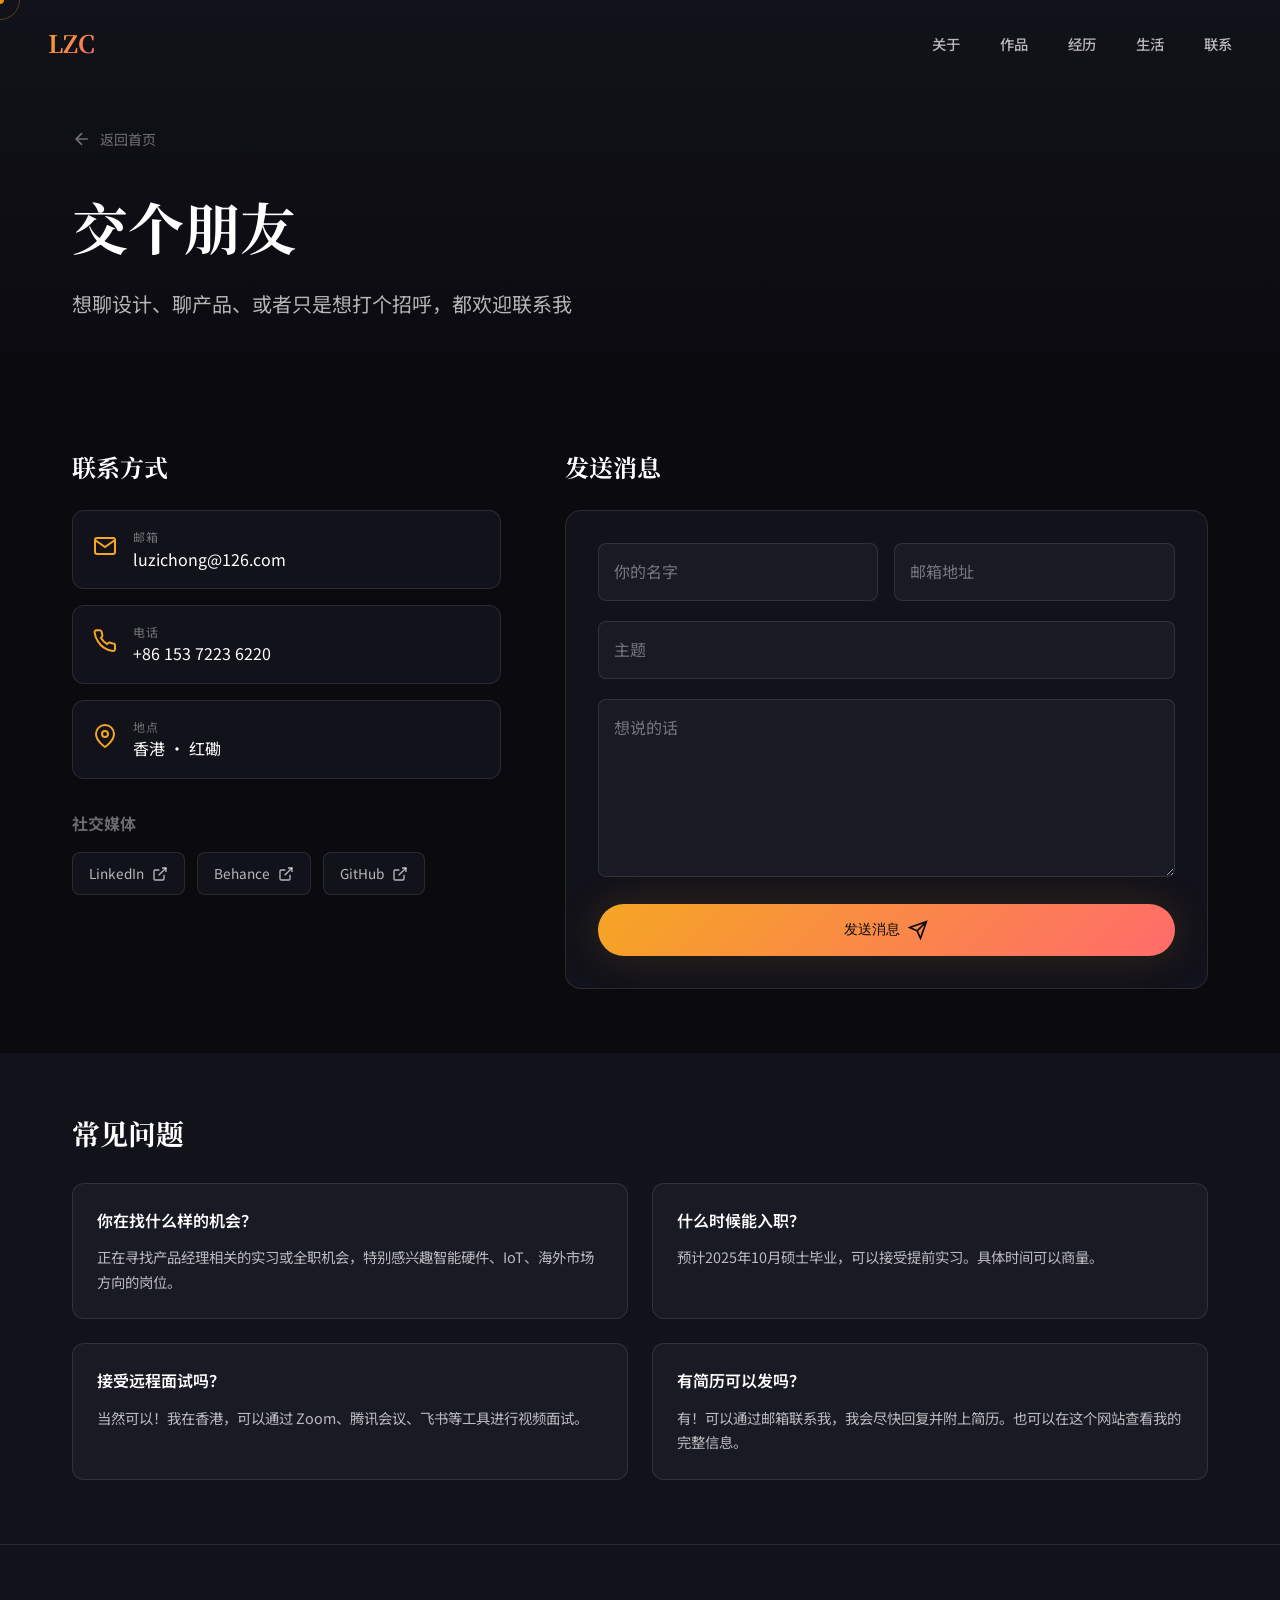
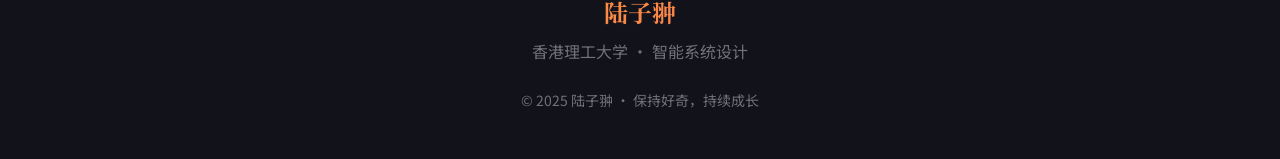
<file: contact.html>
<!DOCTYPE html>
<html lang="zh-CN">
<head>
    <meta charset="UTF-8">
    <meta name="viewport" content="width=device-width, initial-scale=1.0">
    <title>联系我 | 陆子翀</title>
    <link rel="preconnect" href="https://fonts.googleapis.com">
    <link rel="preconnect" href="https://fonts.gstatic.com" crossorigin>
    <link href="https://fonts.googleapis.com/css2?family=Noto+Serif+SC:wght@400;700&family=Noto+Sans+SC:wght@300;400;500;700&display=swap" rel="stylesheet">
    <link rel="stylesheet" href="styles.css">
</head>
<body>
    <!-- 自定义光标 -->
    <div class="cursor" id="cursor"></div>
    <div class="cursor-follower" id="cursor-follower"></div>

    <!-- 导航 -->
    <nav class="nav scrolled">
        <a href="index.html" class="nav-logo">LZC</a>
        <div class="nav-links">
            <a href="index.html#about" class="nav-link">关于</a>
            <a href="index.html#projects" class="nav-link">作品</a>
            <a href="index.html#experience" class="nav-link">经历</a>
            <a href="index.html#hobbies" class="nav-link">生活</a>
            <a href="index.html#contact" class="nav-link">联系</a>
        </div>
        <div class="nav-hamburger" id="nav-toggle">
            <span></span><span></span><span></span>
        </div>
    </nav>

    <!-- 移动端菜单 -->
    <div class="mobile-menu" id="mobile-menu">
        <a href="index.html#about" class="mobile-link">关于</a>
        <a href="index.html#projects" class="mobile-link">作品</a>
        <a href="index.html#experience" class="mobile-link">经历</a>
        <a href="index.html#hobbies" class="mobile-link">生活</a>
        <a href="index.html#contact" class="mobile-link">联系</a>
    </div>

    <!-- 头部 -->
    <header class="contact-header">
        <div class="container">
            <a href="index.html" class="back-link">
                <svg width="20" height="20" viewBox="0 0 24 24" fill="none" stroke="currentColor" stroke-width="2">
                    <path d="M19 12H5M12 19l-7-7 7-7"/>
                </svg>
                <span>返回首页</span>
            </a>
            <h1 class="page-title">交个朋友</h1>
            <p class="page-subtitle">想聊设计、聊产品、或者只是想打个招呼，都欢迎联系我</p>
        </div>
    </header>

    <!-- 联系方式 -->
    <section class="section contact-content-section">
        <div class="container">
            <div class="contact-grid">
                <div class="contact-info">
                    <h2>联系方式</h2>
                    <div class="contact-methods">
                        <a href="mailto:luzichong@126.com" class="contact-method">
                            <div class="method-icon">
                                <svg width="24" height="24" viewBox="0 0 24 24" fill="none" stroke="currentColor" stroke-width="2">
                                    <path d="M4 4h16c1.1 0 2 .9 2 2v12c0 1.1-.9 2-2 2H4c-1.1 0-2-.9-2-2V6c0-1.1.9-2 2-2z"/>
                                    <polyline points="22,6 12,13 2,6"/>
                                </svg>
                            </div>
                            <div class="method-content">
                                <span class="method-label">邮箱</span>
                                <span class="method-value">luzichong@126.com</span>
                            </div>
                        </a>
                        <a href="tel:+8615372236220" class="contact-method">
                            <div class="method-icon">
                                <svg width="24" height="24" viewBox="0 0 24 24" fill="none" stroke="currentColor" stroke-width="2">
                                    <path d="M22 16.92v3a2 2 0 0 1-2.18 2 19.79 19.79 0 0 1-8.63-3.07A19.5 19.5 0 0 1 4.69 12 19.79 19.79 0 0 1 1.61 3.4 2 2 0 0 1 3.6 1.22h3a2 2 0 0 1 2 1.72c.127.96.361 1.903.7 2.81a2 2 0 0 1-.45 2.11L7.91 8.82a16 16 0 0 0 6.29 6.29l.95-.95a2 2 0 0 1 2.11-.45c.907.339 1.85.573 2.81.7A2 2 0 0 1 22 16.92z"/>
                                </svg>
                            </div>
                            <div class="method-content">
                                <span class="method-label">电话</span>
                                <span class="method-value">+86 153 7223 6220</span>
                            </div>
                        </a>
                        <div class="contact-method">
                            <div class="method-icon">
                                <svg width="24" height="24" viewBox="0 0 24 24" fill="none" stroke="currentColor" stroke-width="2">
                                    <path d="M21 10c0 7-9 13-9 13s-9-6-9-13a9 9 0 0 1 18 0z"/>
                                    <circle cx="12" cy="10" r="3"/>
                                </svg>
                            </div>
                            <div class="method-content">
                                <span class="method-label">地点</span>
                                <span class="method-value">香港 · 红磡</span>
                            </div>
                        </div>
                    </div>

                    <div class="social-links">
                        <h3>社交媒体</h3>
                        <div class="social-grid">
                            <a href="#" class="social-link">
                                <span>LinkedIn</span>
                                <svg width="16" height="16" viewBox="0 0 24 24" fill="none" stroke="currentColor" stroke-width="2">
                                    <path d="M18 13v6a2 2 0 0 1-2 2H5a2 2 0 0 1-2-2V8a2 2 0 0 1 2-2h6"/>
                                    <polyline points="15 3 21 3 21 9"/>
                                    <line x1="10" y1="14" x2="21" y2="3"/>
                                </svg>
                            </a>
                            <a href="#" class="social-link">
                                <span>Behance</span>
                                <svg width="16" height="16" viewBox="0 0 24 24" fill="none" stroke="currentColor" stroke-width="2">
                                    <path d="M18 13v6a2 2 0 0 1-2 2H5a2 2 0 0 1-2-2V8a2 2 0 0 1 2-2h6"/>
                                    <polyline points="15 3 21 3 21 9"/>
                                    <line x1="10" y1="14" x2="21" y2="3"/>
                                </svg>
                            </a>
                            <a href="#" class="social-link">
                                <span>GitHub</span>
                                <svg width="16" height="16" viewBox="0 0 24 24" fill="none" stroke="currentColor" stroke-width="2">
                                    <path d="M18 13v6a2 2 0 0 1-2 2H5a2 2 0 0 1-2-2V8a2 2 0 0 1 2-2h6"/>
                                    <polyline points="15 3 21 3 21 9"/>
                                    <line x1="10" y1="14" x2="21" y2="3"/>
                                </svg>
                            </a>
                        </div>
                    </div>
                </div>

                <div class="contact-form-section">
                    <h2>发送消息</h2>
                    <form class="contact-form-full" id="contact-form">
                        <div class="form-row">
                            <div class="form-group">
                                <input type="text" id="name" required placeholder=" ">
                                <label for="name">你的名字</label>
                            </div>
                            <div class="form-group">
                                <input type="email" id="email" required placeholder=" ">
                                <label for="email">邮箱地址</label>
                            </div>
                        </div>
                        <div class="form-group">
                            <input type="text" id="subject" required placeholder=" ">
                            <label for="subject">主题</label>
                        </div>
                        <div class="form-group">
                            <textarea id="message" rows="6" required placeholder=" "></textarea>
                            <label for="message">想说的话</label>
                        </div>
                        <button type="submit" class="btn btn-primary btn-full">
                            <span>发送消息</span>
                            <svg width="20" height="20" viewBox="0 0 24 24" fill="none" stroke="currentColor" stroke-width="2">
                                <line x1="22" y1="2" x2="11" y2="13"/>
                                <polygon points="22 2 15 22 11 13 2 9 22 2"/>
                            </svg>
                        </button>
                    </form>
                </div>
            </div>
        </div>
    </section>

    <!-- FAQ -->
    <section class="section faq-section">
        <div class="container">
            <h2 class="section-title">常见问题</h2>
            <div class="faq-grid">
                <div class="faq-item">
                    <h3>你在找什么样的机会？</h3>
                    <p>正在寻找产品经理相关的实习或全职机会，特别感兴趣智能硬件、IoT、海外市场方向的岗位。</p>
                </div>
                <div class="faq-item">
                    <h3>什么时候能入职？</h3>
                    <p>预计2025年10月硕士毕业，可以接受提前实习。具体时间可以商量。</p>
                </div>
                <div class="faq-item">
                    <h3>接受远程面试吗？</h3>
                    <p>当然可以！我在香港，可以通过 Zoom、腾讯会议、飞书等工具进行视频面试。</p>
                </div>
                <div class="faq-item">
                    <h3>有简历可以发吗？</h3>
                    <p>有！可以通过邮箱联系我，我会尽快回复并附上简历。也可以在这个网站查看我的完整信息。</p>
                </div>
            </div>
        </div>
    </section>

    <!-- 页脚 -->
    <footer class="footer">
        <div class="container">
            <div class="footer-content">
                <div class="footer-logo">陆子翀</div>
                <p class="footer-text">香港理工大学 · 智能系统设计</p>
                <p class="footer-copyright">© 2025 陆子翀 · 保持好奇，持续成长</p>
            </div>
        </div>
    </footer>

    <script src="script.js"></script>
</body>
</html>
</file>
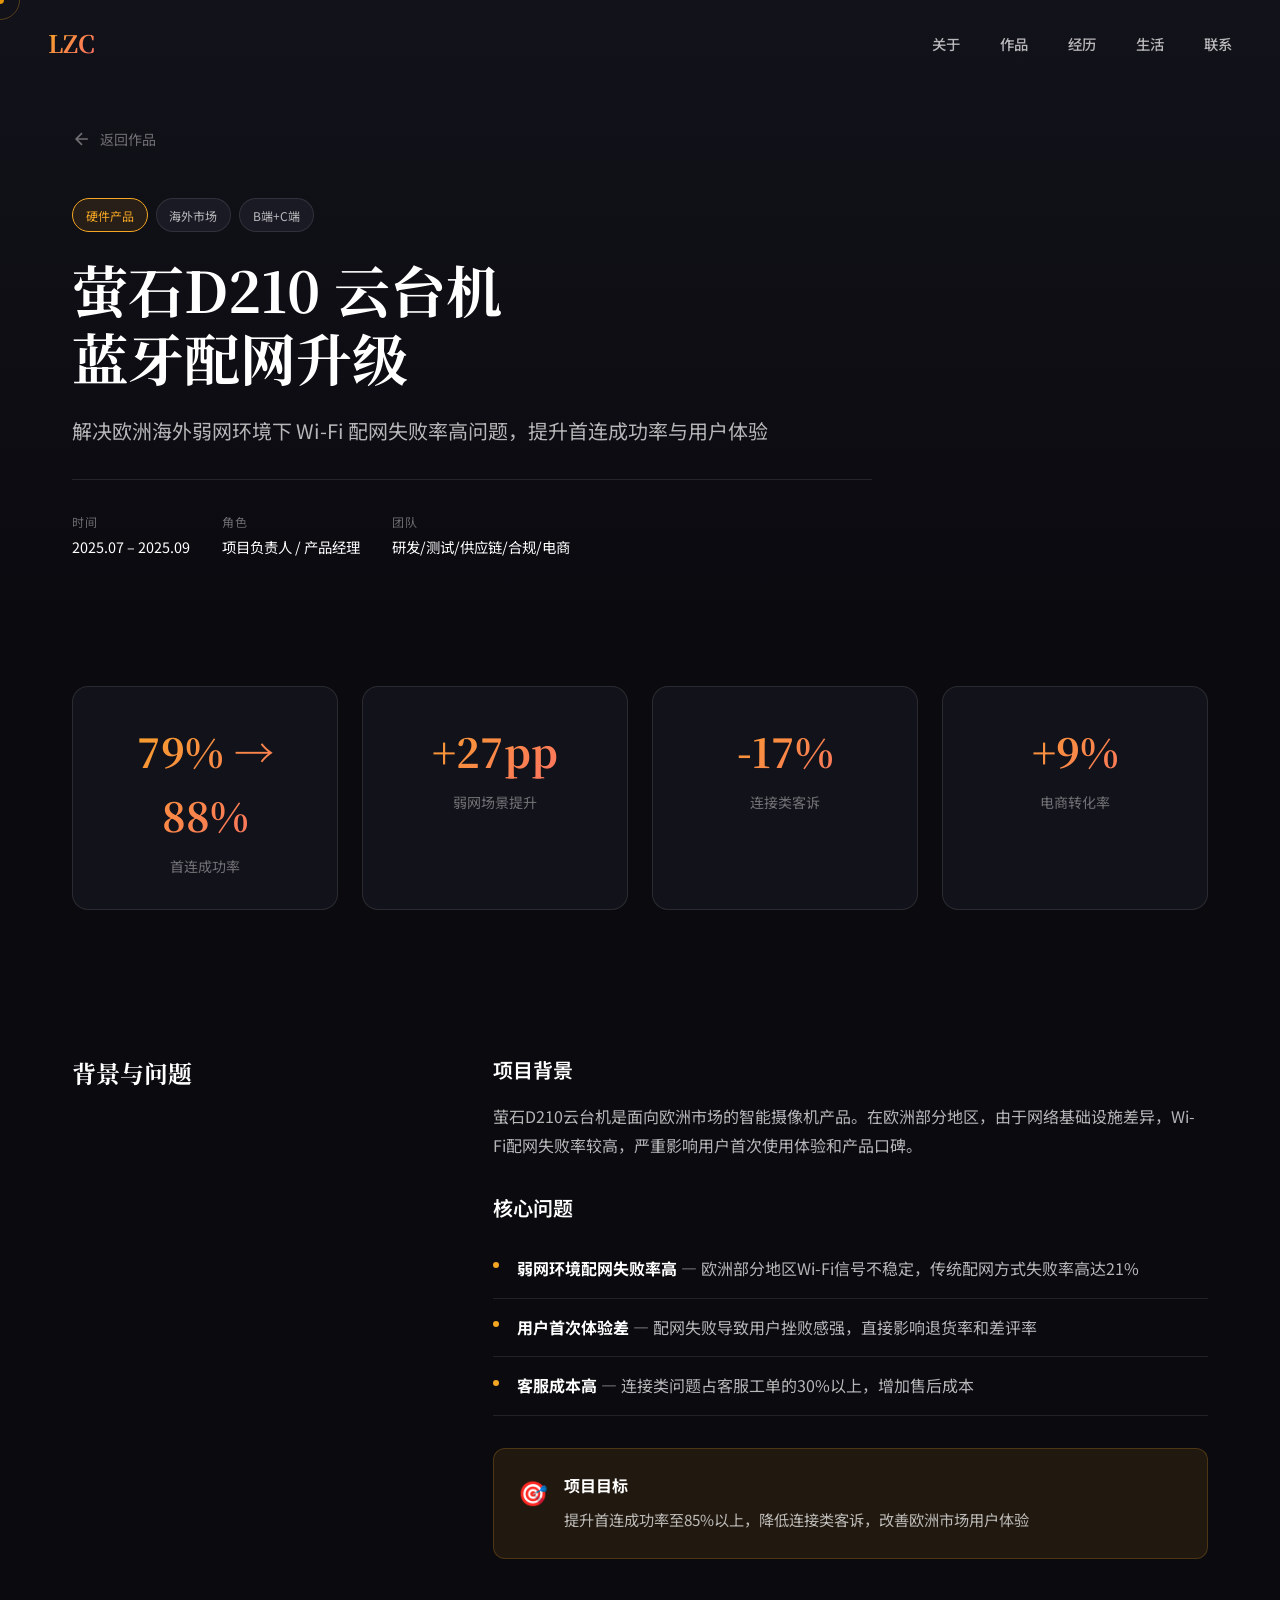
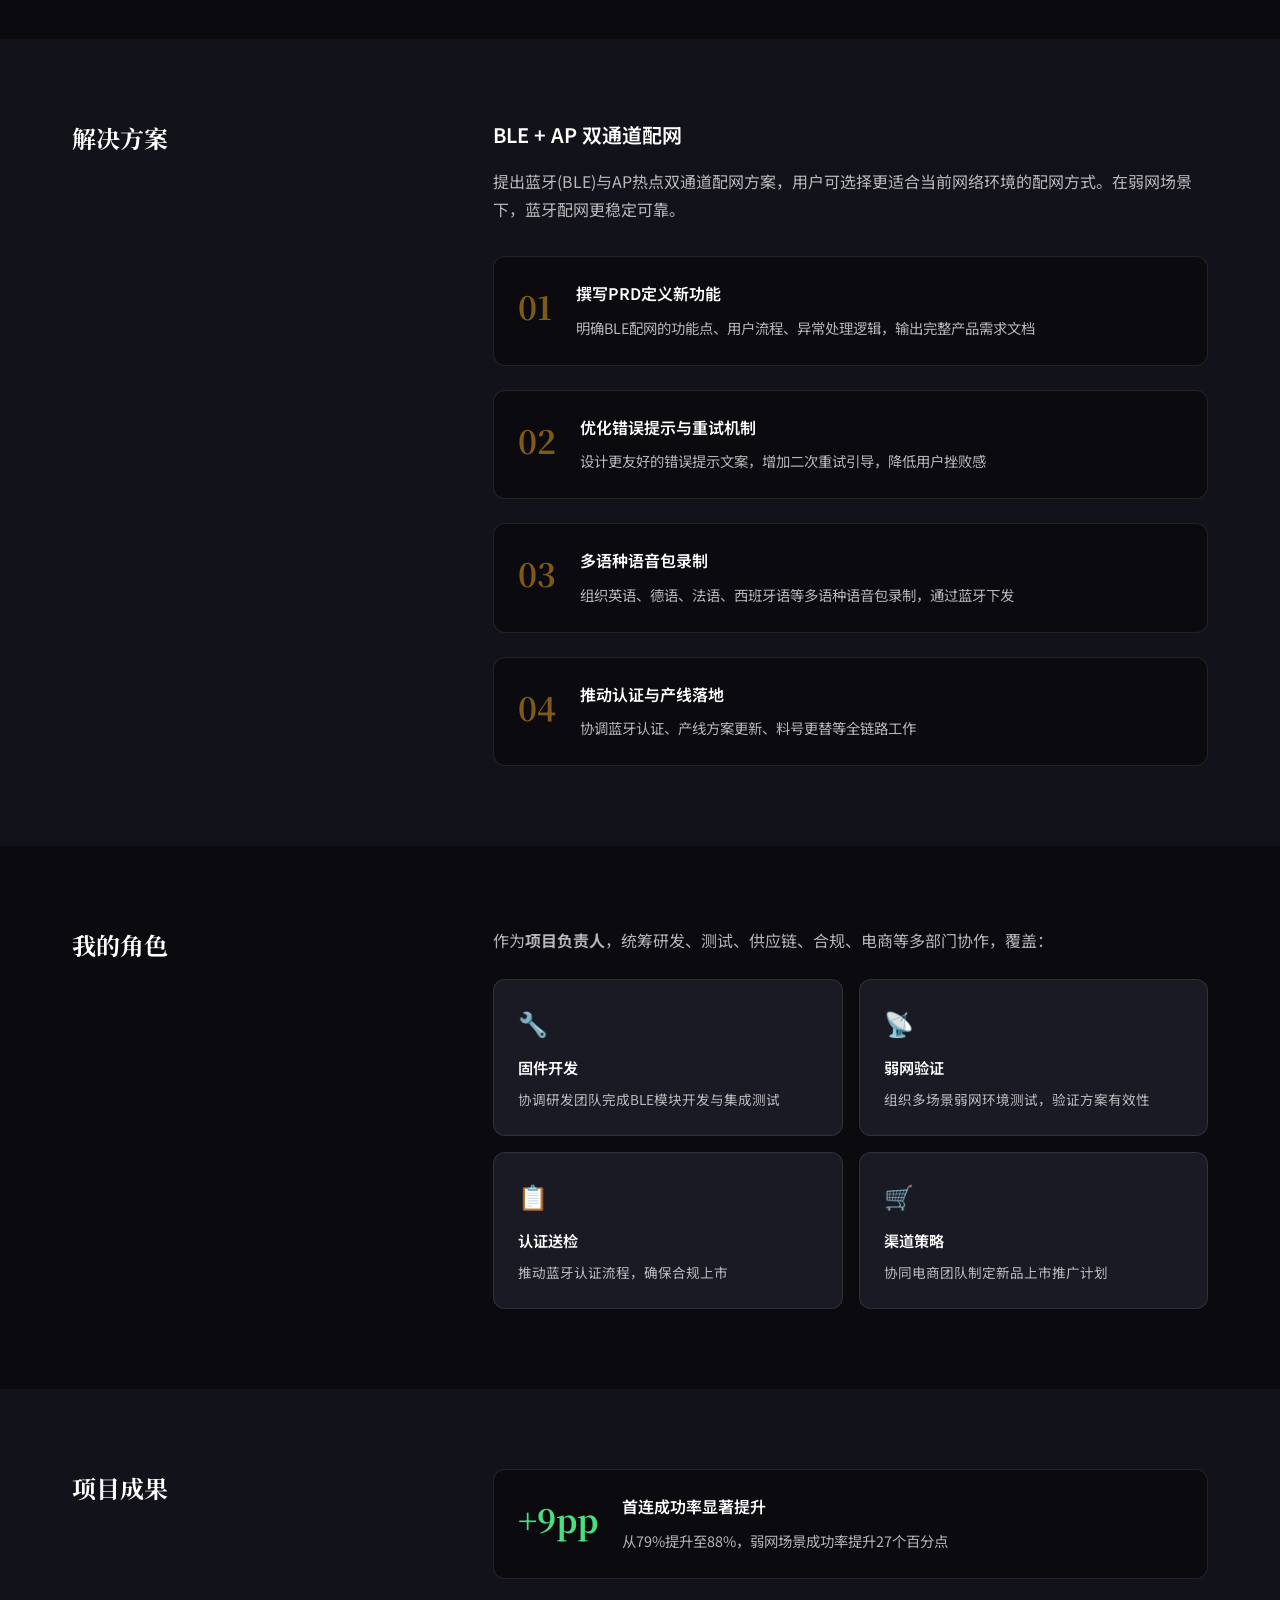
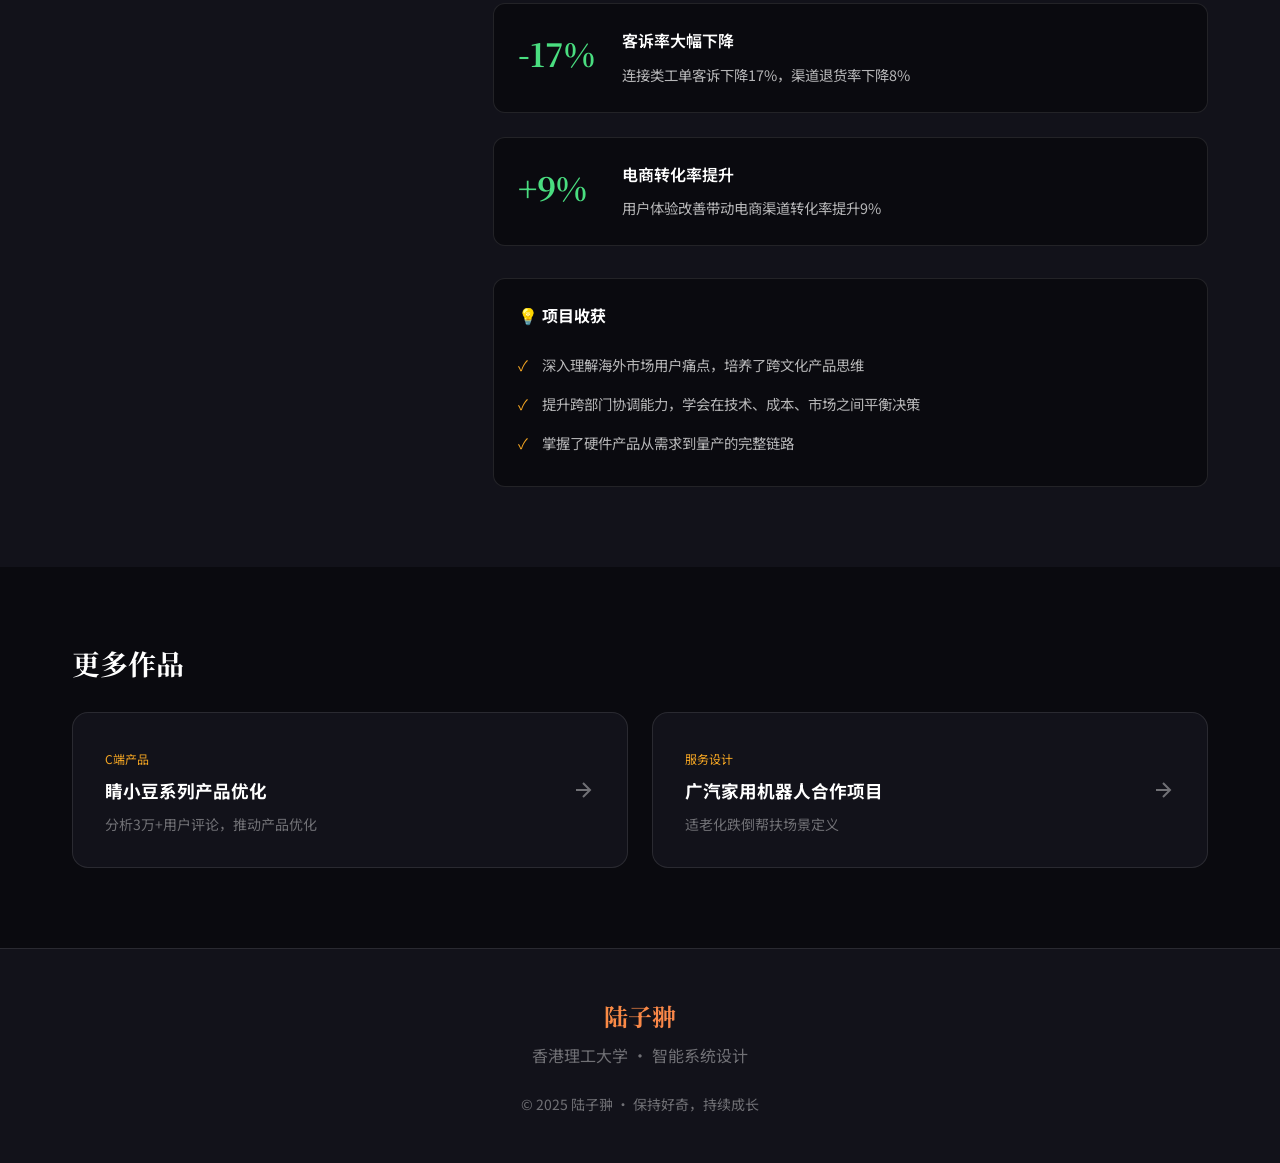
<file: project-d210.html>
<!DOCTYPE html>
<html lang="zh-CN">
<head>
    <meta charset="UTF-8">
    <meta name="viewport" content="width=device-width, initial-scale=1.0">
    <title>萤石D210蓝牙配网升级 | 陆子翀</title>
    <link rel="preconnect" href="https://fonts.googleapis.com">
    <link rel="preconnect" href="https://fonts.gstatic.com" crossorigin>
    <link href="https://fonts.googleapis.com/css2?family=Noto+Serif+SC:wght@400;700&family=Noto+Sans+SC:wght@300;400;500;700&display=swap" rel="stylesheet">
    <link rel="stylesheet" href="styles.css">
    <link rel="stylesheet" href="project.css">
</head>
<body>
    <!-- 自定义光标 -->
    <div class="cursor" id="cursor"></div>
    <div class="cursor-follower" id="cursor-follower"></div>

    <!-- 导航 -->
    <nav class="nav scrolled">
        <a href="index.html" class="nav-logo">LZC</a>
        <div class="nav-links">
            <a href="index.html#about" class="nav-link">关于</a>
            <a href="index.html#projects" class="nav-link">作品</a>
            <a href="index.html#experience" class="nav-link">经历</a>
            <a href="index.html#hobbies" class="nav-link">生活</a>
            <a href="index.html#contact" class="nav-link">联系</a>
        </div>
        <div class="nav-hamburger" id="nav-toggle">
            <span></span><span></span><span></span>
        </div>
    </nav>

    <!-- 移动端菜单 -->
    <div class="mobile-menu" id="mobile-menu">
        <a href="index.html#about" class="mobile-link">关于</a>
        <a href="index.html#projects" class="mobile-link">作品</a>
        <a href="index.html#experience" class="mobile-link">经历</a>
        <a href="index.html#hobbies" class="mobile-link">生活</a>
        <a href="index.html#contact" class="mobile-link">联系</a>
    </div>

    <!-- 项目头部 -->
    <header class="project-header">
        <div class="container">
            <a href="index.html#projects" class="back-link">
                <svg width="20" height="20" viewBox="0 0 24 24" fill="none" stroke="currentColor" stroke-width="2">
                    <path d="M19 12H5M12 19l-7-7 7-7"/>
                </svg>
                <span>返回作品</span>
            </a>
            <div class="project-hero">
                <div class="project-tags">
                    <span class="tag primary">硬件产品</span>
                    <span class="tag">海外市场</span>
                    <span class="tag">B端+C端</span>
                </div>
                <h1 class="project-title">萤石D210 云台机<br>蓝牙配网升级</h1>
                <p class="project-subtitle">解决欧洲海外弱网环境下 Wi-Fi 配网失败率高问题，提升首连成功率与用户体验</p>
                <div class="project-meta-row">
                    <div class="meta-item">
                        <span class="meta-label">时间</span>
                        <span class="meta-value">2025.07 – 2025.09</span>
                    </div>
                    <div class="meta-item">
                        <span class="meta-label">角色</span>
                        <span class="meta-value">项目负责人 / 产品经理</span>
                    </div>
                    <div class="meta-item">
                        <span class="meta-label">团队</span>
                        <span class="meta-value">研发/测试/供应链/合规/电商</span>
                    </div>
                </div>
            </div>
        </div>
    </header>

    <!-- 成果数据 -->
    <section class="section results-section">
        <div class="container">
            <div class="results-grid">
                <div class="result-card">
                    <div class="result-value">79% → 88%</div>
                    <div class="result-label">首连成功率</div>
                </div>
                <div class="result-card">
                    <div class="result-value">+27pp</div>
                    <div class="result-label">弱网场景提升</div>
                </div>
                <div class="result-card">
                    <div class="result-value">-17%</div>
                    <div class="result-label">连接类客诉</div>
                </div>
                <div class="result-card">
                    <div class="result-value">+9%</div>
                    <div class="result-label">电商转化率</div>
                </div>
            </div>
        </div>
    </section>

    <!-- 背景与问题 -->
    <section class="section content-section">
        <div class="container">
            <div class="content-grid">
                <div class="content-sticky">
                    <h2 class="content-title">背景与问题</h2>
                </div>
                <div class="content-body">
                    <h3>项目背景</h3>
                    <p>萤石D210云台机是面向欧洲市场的智能摄像机产品。在欧洲部分地区，由于网络基础设施差异，Wi-Fi配网失败率较高，严重影响用户首次使用体验和产品口碑。</p>
                    
                    <h3>核心问题</h3>
                    <ul class="content-list">
                        <li><strong>弱网环境配网失败率高</strong> — 欧洲部分地区Wi-Fi信号不稳定，传统配网方式失败率高达21%</li>
                        <li><strong>用户首次体验差</strong> — 配网失败导致用户挫败感强，直接影响退货率和差评率</li>
                        <li><strong>客服成本高</strong> — 连接类问题占客服工单的30%以上，增加售后成本</li>
                    </ul>

                    <div class="highlight-box">
                        <div class="highlight-icon">🎯</div>
                        <div class="highlight-content">
                            <strong>项目目标</strong>
                            <p>提升首连成功率至85%以上，降低连接类客诉，改善欧洲市场用户体验</p>
                        </div>
                    </div>
                </div>
            </div>
        </div>
    </section>

    <!-- 解决方案 -->
    <section class="section content-section alt-bg">
        <div class="container">
            <div class="content-grid">
                <div class="content-sticky">
                    <h2 class="content-title">解决方案</h2>
                </div>
                <div class="content-body">
                    <h3>BLE + AP 双通道配网</h3>
                    <p>提出蓝牙(BLE)与AP热点双通道配网方案，用户可选择更适合当前网络环境的配网方式。在弱网场景下，蓝牙配网更稳定可靠。</p>

                    <div class="solution-steps">
                        <div class="step">
                            <div class="step-number">01</div>
                            <div class="step-content">
                                <h4>撰写PRD定义新功能</h4>
                                <p>明确BLE配网的功能点、用户流程、异常处理逻辑，输出完整产品需求文档</p>
                            </div>
                        </div>
                        <div class="step">
                            <div class="step-number">02</div>
                            <div class="step-content">
                                <h4>优化错误提示与重试机制</h4>
                                <p>设计更友好的错误提示文案，增加二次重试引导，降低用户挫败感</p>
                            </div>
                        </div>
                        <div class="step">
                            <div class="step-number">03</div>
                            <div class="step-content">
                                <h4>多语种语音包录制</h4>
                                <p>组织英语、德语、法语、西班牙语等多语种语音包录制，通过蓝牙下发</p>
                            </div>
                        </div>
                        <div class="step">
                            <div class="step-number">04</div>
                            <div class="step-content">
                                <h4>推动认证与产线落地</h4>
                                <p>协调蓝牙认证、产线方案更新、料号更替等全链路工作</p>
                            </div>
                        </div>
                    </div>
                </div>
            </div>
        </div>
    </section>

    <!-- 我的角色 -->
    <section class="section content-section">
        <div class="container">
            <div class="content-grid">
                <div class="content-sticky">
                    <h2 class="content-title">我的角色</h2>
                </div>
                <div class="content-body">
                    <p>作为<strong>项目负责人</strong>，统筹研发、测试、供应链、合规、电商等多部门协作，覆盖：</p>
                    
                    <div class="role-grid">
                        <div class="role-item">
                            <div class="role-icon">🔧</div>
                            <h4>固件开发</h4>
                            <p>协调研发团队完成BLE模块开发与集成测试</p>
                        </div>
                        <div class="role-item">
                            <div class="role-icon">📡</div>
                            <h4>弱网验证</h4>
                            <p>组织多场景弱网环境测试，验证方案有效性</p>
                        </div>
                        <div class="role-item">
                            <div class="role-icon">📋</div>
                            <h4>认证送检</h4>
                            <p>推动蓝牙认证流程，确保合规上市</p>
                        </div>
                        <div class="role-item">
                            <div class="role-icon">🛒</div>
                            <h4>渠道策略</h4>
                            <p>协同电商团队制定新品上市推广计划</p>
                        </div>
                    </div>
                </div>
            </div>
        </div>
    </section>

    <!-- 项目成果 -->
    <section class="section content-section alt-bg">
        <div class="container">
            <div class="content-grid">
                <div class="content-sticky">
                    <h2 class="content-title">项目成果</h2>
                </div>
                <div class="content-body">
                    <div class="outcome-list">
                        <div class="outcome-item">
                            <div class="outcome-metric positive">+9pp</div>
                            <div class="outcome-desc">
                                <h4>首连成功率显著提升</h4>
                                <p>从79%提升至88%，弱网场景成功率提升27个百分点</p>
                            </div>
                        </div>
                        <div class="outcome-item">
                            <div class="outcome-metric positive">-17%</div>
                            <div class="outcome-desc">
                                <h4>客诉率大幅下降</h4>
                                <p>连接类工单客诉下降17%，渠道退货率下降8%</p>
                            </div>
                        </div>
                        <div class="outcome-item">
                            <div class="outcome-metric positive">+9%</div>
                            <div class="outcome-desc">
                                <h4>电商转化率提升</h4>
                                <p>用户体验改善带动电商渠道转化率提升9%</p>
                            </div>
                        </div>
                    </div>

                    <div class="learnings-box">
                        <h4>💡 项目收获</h4>
                        <ul>
                            <li>深入理解海外市场用户痛点，培养了跨文化产品思维</li>
                            <li>提升跨部门协调能力，学会在技术、成本、市场之间平衡决策</li>
                            <li>掌握了硬件产品从需求到量产的完整链路</li>
                        </ul>
                    </div>
                </div>
            </div>
        </div>
    </section>

    <!-- 更多项目 -->
    <section class="section more-projects">
        <div class="container">
            <h2 class="section-title">更多作品</h2>
            <div class="more-projects-grid">
                <a href="project-xiaodou.html" class="more-project-card">
                    <div class="more-project-content">
                        <span class="more-project-tag">C端产品</span>
                        <h3>睛小豆系列产品优化</h3>
                        <p>分析3万+用户评论，推动产品优化</p>
                    </div>
                    <svg width="24" height="24" viewBox="0 0 24 24" fill="none" stroke="currentColor" stroke-width="2">
                        <path d="M5 12h14M12 5l7 7-7 7"/>
                    </svg>
                </a>
                <a href="project-robot.html" class="more-project-card">
                    <div class="more-project-content">
                        <span class="more-project-tag">服务设计</span>
                        <h3>广汽家用机器人合作项目</h3>
                        <p>适老化跌倒帮扶场景定义</p>
                    </div>
                    <svg width="24" height="24" viewBox="0 0 24 24" fill="none" stroke="currentColor" stroke-width="2">
                        <path d="M5 12h14M12 5l7 7-7 7"/>
                    </svg>
                </a>
            </div>
        </div>
    </section>

    <!-- 页脚 -->
    <footer class="footer">
        <div class="container">
            <div class="footer-content">
                <div class="footer-logo">陆子翀</div>
                <p class="footer-text">香港理工大学 · 智能系统设计</p>
                <p class="footer-copyright">© 2025 陆子翀 · 保持好奇，持续成长</p>
            </div>
        </div>
    </footer>

    <script src="script.js"></script>
</body>
</html>
</file>
<file: styles.css>
/* ========================================
   基础变量与重置
   ======================================== */
:root {
    --bg-primary: #0a0a0f;
    --bg-secondary: #12121a;
    --bg-tertiary: #1a1a25;
    --accent-primary: #f5a623;
    --accent-secondary: #ff6b6b;
    --accent-gradient: linear-gradient(135deg, #f5a623 0%, #ff6b6b 100%);
    --text-primary: #ffffff;
    --text-secondary: rgba(255, 255, 255, 0.7);
    --text-tertiary: rgba(255, 255, 255, 0.4);
    --border-color: rgba(255, 255, 255, 0.1);
    --border-hover: rgba(245, 166, 35, 0.3);
    --font-serif: 'Noto Serif SC', Georgia, serif;
    --font-sans: 'Noto Sans SC', -apple-system, BlinkMacSystemFont, sans-serif;
    --section-padding: 8rem;
    --container-width: 1200px;
    --transition-fast: 0.2s ease;
    --transition-normal: 0.4s cubic-bezier(0.4, 0, 0.2, 1);
    --transition-slow: 0.8s cubic-bezier(0.4, 0, 0.2, 1);
    --shadow-glow: 0 0 40px rgba(245, 166, 35, 0.15);
    --shadow-card: 0 4px 24px rgba(0, 0, 0, 0.3);
}

* { margin: 0; padding: 0; box-sizing: border-box; }

html { scroll-behavior: smooth; font-size: 16px; }

body {
    font-family: var(--font-sans);
    background-color: var(--bg-primary);
    color: var(--text-primary);
    line-height: 1.6;
    overflow-x: hidden;
    cursor: none;
}

::selection {
    background: rgba(245, 166, 35, 0.3);
    color: var(--text-primary);
}

/* 自定义光标 */
.cursor {
    width: 8px;
    height: 8px;
    background: var(--accent-primary);
    border-radius: 50%;
    position: fixed;
    pointer-events: none;
    z-index: 9999;
    transform: translate(-50%, -50%);
    transition: transform 0.1s ease, width 0.2s ease, height 0.2s ease;
    mix-blend-mode: difference;
}

.cursor.hover {
    width: 40px;
    height: 40px;
    background: transparent;
    border: 2px solid var(--accent-primary);
}

.cursor-follower {
    width: 40px;
    height: 40px;
    border: 1px solid rgba(245, 166, 35, 0.3);
    border-radius: 50%;
    position: fixed;
    pointer-events: none;
    z-index: 9998;
    transform: translate(-50%, -50%);
    transition: transform 0.15s ease-out;
}

.cursor-follower.hover {
    width: 60px;
    height: 60px;
    border-color: var(--accent-primary);
}

@media (pointer: coarse) {
    body { cursor: auto; }
    .cursor, .cursor-follower { display: none; }
}

/* 导航 */
.nav {
    position: fixed;
    top: 0;
    left: 0;
    right: 0;
    z-index: 1000;
    padding: 1.5rem 3rem;
    display: flex;
    justify-content: space-between;
    align-items: center;
    background: transparent;
    transition: var(--transition-normal);
}

.nav.scrolled {
    background: rgba(10, 10, 15, 0.9);
    backdrop-filter: blur(20px);
    padding: 1rem 3rem;
    border-bottom: 1px solid var(--border-color);
}

.nav-logo {
    font-family: var(--font-serif);
    font-size: 1.5rem;
    font-weight: 700;
    background: var(--accent-gradient);
    -webkit-background-clip: text;
    -webkit-text-fill-color: transparent;
    background-clip: text;
}

.nav-links { display: flex; gap: 2.5rem; }

.nav-link {
    color: var(--text-secondary);
    text-decoration: none;
    font-size: 0.9rem;
    font-weight: 500;
    position: relative;
    transition: var(--transition-fast);
}

.nav-link::after {
    content: '';
    position: absolute;
    bottom: -4px;
    left: 0;
    width: 0;
    height: 2px;
    background: var(--accent-primary);
    transition: var(--transition-fast);
}

.nav-link:hover { color: var(--text-primary); }
.nav-link:hover::after { width: 100%; }

.nav-hamburger {
    display: none;
    flex-direction: column;
    gap: 5px;
    cursor: pointer;
    z-index: 1001;
}

.nav-hamburger span {
    width: 25px;
    height: 2px;
    background: var(--text-primary);
    transition: var(--transition-fast);
}

.nav-hamburger.active span:nth-child(1) { transform: rotate(45deg) translate(5px, 5px); }
.nav-hamburger.active span:nth-child(2) { opacity: 0; }
.nav-hamburger.active span:nth-child(3) { transform: rotate(-45deg) translate(5px, -5px); }

.mobile-menu {
    position: fixed;
    top: 0;
    left: 0;
    right: 0;
    bottom: 0;
    background: var(--bg-primary);
    z-index: 999;
    display: flex;
    flex-direction: column;
    justify-content: center;
    align-items: center;
    gap: 2rem;
    opacity: 0;
    visibility: hidden;
    transition: var(--transition-normal);
}

.mobile-menu.active { opacity: 1; visibility: visible; }

.mobile-link {
    color: var(--text-primary);
    text-decoration: none;
    font-size: 2rem;
    font-weight: 500;
    transition: var(--transition-fast);
}

.mobile-link:hover { color: var(--accent-primary); }

@media (max-width: 768px) {
    .nav { padding: 1rem 1.5rem; }
    .nav-links { display: none; }
    .nav-hamburger { display: flex; }
    
    /* 移动端 Hero 优化 */
    .hero { padding: 6rem 1.5rem 4rem; min-height: auto; }
    .hero-label { font-size: 0.75rem; letter-spacing: 0.15em; }
    .title-line { font-size: 1.1rem; }
    .title-name { font-size: clamp(2.5rem, 12vw, 4rem); }
    .hero-desc { font-size: 1rem; line-height: 1.7; }
    .hero-cta { flex-direction: column; width: 100%; }
    .hero-cta .btn { width: 100%; justify-content: center; }
    .scroll-indicator { display: none; }
    
    /* 移动端按钮 */
    .btn { padding: 0.9rem 1.5rem; font-size: 0.875rem; }
    
    /* 移动端 section 间距 */
    .section { padding: 4rem 0; }
    .container { padding: 0 1.25rem; }
    .section-header { margin-bottom: 2.5rem; }
    .section-title { font-size: 1.75rem; }
    .section-desc { font-size: 1rem; }
}

/* 通用 */
.container { max-width: var(--container-width); margin: 0 auto; padding: 0 2rem; }

.section { padding: var(--section-padding) 0; position: relative; }

.section-header { margin-bottom: 4rem; }
.section-header.center { text-align: center; }

.section-label {
    display: inline-block;
    font-family: var(--font-serif);
    font-size: 0.875rem;
    color: var(--accent-primary);
    letter-spacing: 0.2em;
    margin-bottom: 1rem;
    opacity: 0;
    transform: translateY(20px);
    animation: fadeInUp 0.6s ease forwards;
}

.section-title {
    font-family: var(--font-serif);
    font-size: 3rem;
    font-weight: 700;
    line-height: 1.2;
    opacity: 0;
    transform: translateY(20px);
    animation: fadeInUp 0.6s ease 0.1s forwards;
}

.section-desc {
    color: var(--text-secondary);
    margin-top: 1rem;
    font-size: 1.1rem;
    opacity: 0;
    transform: translateY(20px);
    animation: fadeInUp 0.6s ease 0.2s forwards;
}

@media (max-width: 768px) {
    .section { padding: 4rem 0; }
    .section-title { font-size: 2rem; }
}

/* Hero */
.hero {
    min-height: 100vh;
    display: flex;
    flex-direction: column;
    justify-content: center;
    align-items: center;
    position: relative;
    overflow: hidden;
    padding: 2rem;
}

.hero-bg {
    position: absolute;
    top: 0; left: 0; right: 0; bottom: 0;
    z-index: 0;
    overflow: hidden;
}

.gradient-orb {
    position: absolute;
    border-radius: 50%;
    filter: blur(80px);
    opacity: 0.5;
    animation: float 20s ease-in-out infinite;
}

.orb-1 {
    width: 600px; height: 600px;
    background: radial-gradient(circle, rgba(245, 166, 35, 0.3) 0%, transparent 70%);
    top: -200px; right: -200px;
}

.orb-2 {
    width: 400px; height: 400px;
    background: radial-gradient(circle, rgba(255, 107, 107, 0.2) 0%, transparent 70%);
    bottom: -100px; left: -100px;
    animation-delay: -7s;
}

.orb-3 {
    width: 300px; height: 300px;
    background: radial-gradient(circle, rgba(245, 166, 35, 0.2) 0%, transparent 70%);
    top: 50%; left: 30%;
    animation-delay: -14s;
}

@keyframes float {
    0%, 100% { transform: translate(0, 0) scale(1); }
    25% { transform: translate(50px, -50px) scale(1.1); }
    50% { transform: translate(-30px, 30px) scale(0.95); }
    75% { transform: translate(30px, 50px) scale(1.05); }
}

.hero-content {
    position: relative;
    z-index: 1;
    text-align: center;
    max-width: 800px;
}

.hero-label {
    font-size: 0.875rem;
    letter-spacing: 0.3em;
    color: var(--accent-primary);
    text-transform: uppercase;
    margin-bottom: 1.5rem;
    opacity: 0;
    animation: fadeInUp 0.8s ease forwards;
}

.hero-title { margin-bottom: 1.5rem; }

.title-line {
    display: block;
    font-size: 1.5rem;
    font-weight: 300;
    color: var(--text-secondary);
    opacity: 0;
    animation: fadeInUp 0.8s ease 0.2s forwards;
}

.title-name {
    display: block;
    font-family: var(--font-serif);
    font-size: clamp(3rem, 10vw, 6rem);
    font-weight: 700;
    background: var(--accent-gradient);
    -webkit-background-clip: text;
    -webkit-text-fill-color: transparent;
    background-clip: text;
    line-height: 1.1;
    opacity: 0;
    animation: fadeInUp 0.8s ease 0.4s forwards;
}

.hero-desc {
    font-size: 1.25rem;
    color: var(--text-secondary);
    margin-bottom: 2.5rem;
    line-height: 1.8;
    opacity: 0;
    animation: fadeInUp 0.8s ease 0.6s forwards;
}

.hero-cta {
    display: flex;
    gap: 1rem;
    justify-content: center;
    flex-wrap: wrap;
    opacity: 0;
    animation: fadeInUp 0.8s ease 0.8s forwards;
}

.scroll-indicator {
    position: absolute;
    bottom: 3rem;
    left: 50%;
    transform: translateX(-50%);
    display: flex;
    flex-direction: column;
    align-items: center;
    gap: 0.5rem;
    color: var(--text-tertiary);
    font-size: 0.75rem;
    letter-spacing: 0.1em;
    opacity: 0;
    animation: fadeInUp 0.8s ease 1s forwards;
}

.scroll-line {
    width: 1px;
    height: 60px;
    background: linear-gradient(to bottom, var(--accent-primary), transparent);
    animation: scrollPulse 2s ease-in-out infinite;
}

@keyframes scrollPulse {
    0%, 100% { opacity: 0.3; transform: scaleY(0.5); }
    50% { opacity: 1; transform: scaleY(1); }
}

@keyframes fadeInUp {
    from { opacity: 0; transform: translateY(30px); }
    to { opacity: 1; transform: translateY(0); }
}

/* 按钮 */
.btn {
    display: inline-flex;
    align-items: center;
    gap: 0.5rem;
    padding: 1rem 2rem;
    font-size: 0.9rem;
    font-weight: 500;
    text-decoration: none;
    border-radius: 50px;
    transition: var(--transition-normal);
    border: none;
    cursor: pointer;
    position: relative;
    overflow: hidden;
}

.btn-primary {
    background: var(--accent-gradient);
    color: var(--bg-primary);
    box-shadow: var(--shadow-glow);
}

.btn-primary:hover {
    transform: translateY(-2px);
    box-shadow: 0 0 60px rgba(245, 166, 35, 0.3);
}

.btn-secondary {
    background: transparent;
    color: var(--text-primary);
    border: 1px solid var(--border-color);
}

.btn-secondary:hover {
    border-color: var(--accent-primary);
    color: var(--accent-primary);
}

.btn-full { width: 100%; justify-content: center; }

/* 关于 */
.about { background: var(--bg-secondary); }

.about-grid {
    display: grid;
    grid-template-columns: 1fr 2fr;
    gap: 4rem;
    align-items: start;
    margin-bottom: 4rem;
}

.about-image { position: relative; }

.image-frame { position: relative; }

.image-placeholder {
    width: 100%;
    aspect-ratio: 3/4;
    background: linear-gradient(135deg, var(--bg-tertiary) 0%, var(--bg-primary) 100%);
    border-radius: 12px;
    display: flex;
    align-items: center;
    justify-content: center;
    font-family: var(--font-serif);
    font-size: 3rem;
    color: var(--text-tertiary);
    border: 1px solid var(--border-color);
    position: relative;
    overflow: hidden;
}

.image-decoration {
    position: absolute;
    top: 20px; left: 20px; right: -20px; bottom: -20px;
    border: 2px solid var(--accent-primary);
    border-radius: 12px;
    z-index: -1;
    opacity: 0.3;
}

.about-content { padding-top: 1rem; }

.about-headline {
    font-family: var(--font-serif);
    font-size: 2rem;
    font-weight: 700;
    margin-bottom: 1.5rem;
    line-height: 1.4;
}

.about-text {
    color: var(--text-secondary);
    margin-bottom: 1.5rem;
    font-size: 1.1rem;
    line-height: 1.8;
}

.stats-grid {
    display: grid;
    grid-template-columns: repeat(3, 1fr);
    gap: 2rem;
    margin-top: 2rem;
    padding-top: 2rem;
    border-top: 1px solid var(--border-color);
}

.stat-item { text-align: center; }

.stat-number {
    font-family: var(--font-serif);
    font-size: 2.5rem;
    font-weight: 700;
    background: var(--accent-gradient);
    -webkit-background-clip: text;
    -webkit-text-fill-color: transparent;
    background-clip: text;
}

.stat-plus {
    font-family: var(--font-serif);
    font-size: 1.5rem;
    color: var(--accent-primary);
}

.stat-label {
    display: block;
    color: var(--text-tertiary);
    font-size: 0.875rem;
    margin-top: 0.5rem;
}

.skills-section { margin-top: 4rem; }

.skills-title {
    font-size: 1.25rem;
    font-weight: 600;
    margin-bottom: 1.5rem;
    color: var(--text-primary);
}

.skills-grid {
    display: grid;
    grid-template-columns: repeat(4, 1fr);
    gap: 1.5rem;
}

.skill-card {
    background: var(--bg-tertiary);
    border: 1px solid var(--border-color);
    border-radius: 12px;
    padding: 1.5rem;
    transition: var(--transition-normal);
}

.skill-card:hover {
    border-color: var(--border-hover);
    transform: translateY(-4px);
    box-shadow: var(--shadow-card);
}

.skill-icon { font-size: 2rem; margin-bottom: 1rem; }

.skill-card h5 {
    font-size: 1rem;
    font-weight: 600;
    margin-bottom: 0.5rem;
}

.skill-card p {
    font-size: 0.875rem;
    color: var(--text-tertiary);
    line-height: 1.6;
}

@media (max-width: 1024px) {
    .about-grid { grid-template-columns: 1fr; gap: 2rem; }
    .about-image { max-width: 300px; margin: 0 auto; }
    .skills-grid { grid-template-columns: repeat(2, 1fr); }
}

@media (max-width: 640px) {
    .stats-grid { grid-template-columns: repeat(3, 1fr); gap: 1rem; }
    .stat-number { font-size: 1.75rem; }
    .stat-plus { font-size: 1.2rem; }
    .stat-label { font-size: 0.75rem; }
    .skills-grid { grid-template-columns: 1fr; }
    .skill-card { padding: 1.25rem; }
    
    /* 移动端关于我 */
    .about-headline { font-size: 1.5rem; }
    .about-text { font-size: 1rem; }
    .image-placeholder { font-size: 2rem; }
    .image-decoration { display: none; }
}

/* 项目 */
.projects { background: var(--bg-primary); }

.projects-list { display: flex; flex-direction: column; gap: 6rem; }

.project-card {
    display: grid;
    grid-template-columns: 1fr 1fr;
    gap: 4rem;
    align-items: center;
    opacity: 0;
    transform: translateY(40px);
    transition: var(--transition-slow);
}

.project-card.visible { opacity: 1; transform: translateY(0); }
.project-card.reverse { direction: rtl; }
.project-card.reverse > * { direction: ltr; }

.project-meta { display: flex; gap: 1rem; margin-bottom: 1rem; }

.project-category {
    color: var(--accent-primary);
    font-size: 0.875rem;
    font-weight: 500;
}

.project-year { color: var(--text-tertiary); font-size: 0.875rem; }

.project-title {
    font-family: var(--font-serif);
    font-size: 2rem;
    font-weight: 700;
    margin-bottom: 1rem;
    line-height: 1.3;
}

.project-desc {
    color: var(--text-secondary);
    font-size: 1.1rem;
    line-height: 1.8;
    margin-bottom: 1.5rem;
}

.project-metrics { display: flex; gap: 2rem; margin-bottom: 1.5rem; }

.metric { text-align: center; }

.metric-value {
    display: block;
    font-family: var(--font-serif);
    font-size: 1.75rem;
    font-weight: 700;
    color: var(--accent-primary);
}

.metric-label {
    font-size: 0.75rem;
    color: var(--text-tertiary);
    text-transform: uppercase;
    letter-spacing: 0.1em;
}

.project-tags { display: flex; flex-wrap: wrap; gap: 0.5rem; }

.tag {
    padding: 0.4rem 0.8rem;
    background: var(--bg-tertiary);
    border: 1px solid var(--border-color);
    border-radius: 20px;
    font-size: 0.75rem;
    color: var(--text-secondary);
    transition: var(--transition-fast);
}

.tag:hover {
    border-color: var(--accent-primary);
    color: var(--accent-primary);
}

.project-visual { position: relative; }

.visual-frame {
    position: relative;
    padding: 2rem;
    background: var(--bg-tertiary);
    border-radius: 16px;
    border: 1px solid var(--border-color);
}

.visual-mockup {
    background: var(--bg-primary);
    border-radius: 8px;
    overflow: hidden;
    box-shadow: var(--shadow-card);
}

.visual-mockup:not(.mobile) { aspect-ratio: 16/10; }

.visual-mockup.mobile {
    max-width: 200px;
    margin: 0 auto;
    aspect-ratio: 9/19;
    border-radius: 24px;
    position: relative;
}

.mockup-header {
    display: flex;
    gap: 6px;
    padding: 12px;
    background: var(--bg-secondary);
    border-bottom: 1px solid var(--border-color);
}

.mockup-header span {
    width: 10px;
    height: 10px;
    border-radius: 50%;
    background: var(--text-tertiary);
}

.mockup-header span:first-child { background: #ff5f57; }
.mockup-header span:nth-child(2) { background: #ffbd2e; }
.mockup-header span:nth-child(3) { background: #28c840; }

.mockup-content {
    display: flex;
    height: calc(100% - 35px);
    padding: 1rem;
    gap: 1rem;
}

.mockup-sidebar {
    width: 80px;
    background: var(--bg-tertiary);
    border-radius: 4px;
}

.mockup-main {
    flex: 1;
    display: flex;
    flex-direction: column;
    gap: 0.5rem;
}

.mockup-card {
    flex: 1;
    background: var(--bg-tertiary);
    border-radius: 4px;
    border: 1px solid var(--border-color);
}

.mockup-notch {
    position: absolute;
    top: 8px;
    left: 50%;
    transform: translateX(-50%);
    width: 40%;
    height: 20px;
    background: var(--bg-primary);
    border-radius: 0 0 12px 12px;
}

.mockup-screen {
    height: 100%;
    padding: 2rem 1rem 1rem;
    display: flex;
    flex-direction: column;
    gap: 0.75rem;
}

.mockup-screen.gradient {
    background: linear-gradient(180deg, rgba(245, 166, 35, 0.1) 0%, transparent 50%);
}

.screen-card {
    height: 60px;
    background: var(--bg-tertiary);
    border-radius: 8px;
    border: 1px solid var(--border-color);
}

.screen-chart {
    height: 100px;
    background: linear-gradient(180deg, rgba(245, 166, 35, 0.2) 0%, transparent 100%);
    border-radius: 8px;
    position: relative;
}

.screen-stats {
    height: 40px;
    background: var(--bg-tertiary);
    border-radius: 8px;
}

@media (max-width: 1024px) {
    .project-card, .project-card.reverse {
        grid-template-columns: 1fr;
        direction: ltr;
        gap: 2rem;
    }
    .project-card.reverse > * { direction: ltr; }
    .project-visual { order: -1; }
}

@media (max-width: 640px) {
    .projects-list { gap: 4rem; }
    .project-metrics { flex-wrap: wrap; gap: 1rem; justify-content: center; }
    .metric { min-width: 80px; }
    .metric-value { font-size: 1.4rem; }
    .project-title { font-size: 1.4rem; }
    .project-desc { font-size: 1rem; }
    .project-meta { flex-wrap: wrap; gap: 0.5rem; }
    .visual-frame { padding: 1rem; }
    .visual-mockup.mobile { max-width: 160px; }
}

/* 爱好 */
.hobbies { background: var(--bg-secondary); }

.hobbies-grid {
    display: grid;
    grid-template-columns: repeat(4, 1fr);
    gap: 1.5rem;
}

.hobby-card {
    background: var(--bg-tertiary);
    border: 1px solid var(--border-color);
    border-radius: 16px;
    padding: 2rem;
    transition: var(--transition-normal);
    position: relative;
    overflow: hidden;
}

.hobby-card::before {
    content: '';
    position: absolute;
    top: 0; left: 0; right: 0;
    height: 3px;
    background: var(--accent-gradient);
    transform: scaleX(0);
    transition: var(--transition-normal);
}

.hobby-card:hover {
    border-color: var(--border-hover);
    transform: translateY(-8px);
    box-shadow: var(--shadow-card);
}

.hobby-card:hover::before { transform: scaleX(1); }

.hobby-icon { font-size: 2.5rem; margin-bottom: 1rem; }

.hobby-card h4 {
    font-size: 1.25rem;
    font-weight: 600;
    margin-bottom: 0.75rem;
}

.hobby-card p {
    color: var(--text-secondary);
    font-size: 0.9rem;
    line-height: 1.7;
    margin-bottom: 1rem;
}

.hobby-extra { display: flex; flex-wrap: wrap; gap: 0.5rem; }

.hobby-extra span {
    font-size: 0.75rem;
    color: var(--accent-primary);
    background: rgba(245, 166, 35, 0.1);
    padding: 0.25rem 0.5rem;
    border-radius: 4px;
}

@media (max-width: 1024px) {
    .hobbies-grid { grid-template-columns: repeat(2, 1fr); }
}

@media (max-width: 640px) {
    .hobbies-grid { grid-template-columns: 1fr; gap: 1rem; }
    .hobby-card { padding: 1.5rem; }
    .hobby-icon { font-size: 2rem; }
    .hobby-card h4 { font-size: 1.1rem; }
    .hobby-card p { font-size: 0.85rem; }
}

/* 成就墙 */
.achievements-section { margin-top: 4rem; }

.achievements-grid {
    display: grid;
    grid-template-columns: repeat(2, 1fr);
    gap: 1rem;
}

.achievement-item {
    display: flex;
    align-items: flex-start;
    gap: 1rem;
    background: var(--bg-tertiary);
    border: 1px solid var(--border-color);
    border-radius: 12px;
    padding: 1.25rem;
    transition: var(--transition-normal);
}

.achievement-item:hover {
    border-color: var(--border-hover);
    transform: translateY(-2px);
}

.achievement-icon {
    font-size: 1.5rem;
    flex-shrink: 0;
}

.achievement-text strong {
    display: block;
    font-size: 0.95rem;
    margin-bottom: 0.25rem;
}

.achievement-text p {
    font-size: 0.8rem;
    color: var(--text-tertiary);
    line-height: 1.5;
    margin: 0;
}

@media (max-width: 768px) {
    .achievements-grid { grid-template-columns: 1fr; }
}

/* 联系 */
.contact {
    background: var(--bg-primary);
    position: relative;
    overflow: hidden;
}

.contact-wrapper {
    display: grid;
    grid-template-columns: 1fr 1fr;
    gap: 4rem;
    align-items: center;
}

.contact-content { padding-right: 2rem; }

.contact-title {
    font-family: var(--font-serif);
    font-size: 3rem;
    font-weight: 700;
    margin: 1rem 0 1.5rem;
}

.contact-desc {
    color: var(--text-secondary);
    font-size: 1.1rem;
    line-height: 1.8;
    margin-bottom: 2rem;
}

.contact-links { display: flex; flex-direction: column; gap: 1rem; }

.contact-link {
    display: flex;
    align-items: center;
    gap: 1rem;
    color: var(--text-secondary);
    text-decoration: none;
    font-size: 1rem;
    transition: var(--transition-fast);
}

.contact-link:hover { color: var(--accent-primary); }
.contact-link svg { color: var(--accent-primary); }

.contact-visual { position: relative; }

.floating-shapes {
    position: absolute;
    top: -50px; right: -50px;
    width: 200px; height: 200px;
    z-index: 0;
}

.shape {
    position: absolute;
    border-radius: 50%;
    filter: blur(40px);
    opacity: 0.5;
}

.shape-1 {
    width: 100px; height: 100px;
    background: rgba(245, 166, 35, 0.4);
    top: 0; left: 0;
    animation: float 8s ease-in-out infinite;
}

.shape-2 {
    width: 80px; height: 80px;
    background: rgba(255, 107, 107, 0.3);
    bottom: 20px; right: 20px;
    animation: float 8s ease-in-out infinite -4s;
}

.shape-3 {
    width: 60px; height: 60px;
    background: rgba(245, 166, 35, 0.2);
    top: 50%; left: 50%;
    animation: float 8s ease-in-out infinite -2s;
}

.contact-card {
    position: relative;
    z-index: 1;
    background: var(--bg-secondary);
    border: 1px solid var(--border-color);
    border-radius: 16px;
    padding: 2rem;
    box-shadow: var(--shadow-card);
}

.contact-form { display: flex; flex-direction: column; gap: 1.5rem; }

.form-group { position: relative; }

.form-group input,
.form-group textarea {
    width: 100%;
    padding: 1rem;
    background: var(--bg-tertiary);
    border: 1px solid var(--border-color);
    border-radius: 8px;
    color: var(--text-primary);
    font-family: var(--font-sans);
    font-size: 1rem;
    transition: var(--transition-fast);
}

.form-group input:focus,
.form-group textarea:focus {
    outline: none;
    border-color: var(--accent-primary);
}

.form-group label {
    position: absolute;
    left: 1rem;
    top: 1rem;
    color: var(--text-tertiary);
    font-size: 1rem;
    pointer-events: none;
    transition: var(--transition-fast);
}

.form-group input:focus ~ label,
.form-group input:not(:placeholder-shown) ~ label,
.form-group textarea:focus ~ label,
.form-group textarea:not(:placeholder-shown) ~ label {
    top: -0.5rem;
    left: 0.5rem;
    font-size: 0.75rem;
    color: var(--accent-primary);
    background: var(--bg-secondary);
    padding: 0 0.5rem;
}

.form-group textarea {
    resize: vertical;
    min-height: 100px;
}

@media (max-width: 1024px) {
    .contact-wrapper { grid-template-columns: 1fr; gap: 2rem; }
    .contact-content { padding-right: 0; order: 1; }
    .contact-visual { order: 2; }
}

@media (max-width: 640px) {
    .contact { padding: 4rem 0; }
    .contact-title { font-size: 1.75rem; }
    .contact-desc { font-size: 1rem; }
    .contact-card { padding: 1.5rem; }
    .form-group input, .form-group textarea { padding: 0.875rem; font-size: 16px; }
    .floating-shapes { display: none; }
}

/* 教育经历 */
.edu-section { margin-top: 4rem; }

.edu-grid {
    display: grid;
    grid-template-columns: repeat(2, 1fr);
    gap: 1.5rem;
}

.edu-card {
    background: var(--bg-tertiary);
    border: 1px solid var(--border-color);
    border-radius: 12px;
    padding: 1.5rem;
    transition: var(--transition-normal);
}

.edu-card:hover {
    border-color: var(--border-hover);
    transform: translateY(-4px);
    box-shadow: var(--shadow-card);
}

.edu-header {
    display: flex;
    justify-content: space-between;
    align-items: flex-start;
    margin-bottom: 1rem;
    gap: 1rem;
}

.edu-header h5 {
    font-size: 1.1rem;
    font-weight: 700;
    margin-bottom: 0.25rem;
}

.edu-degree {
    color: var(--accent-primary);
    font-size: 0.875rem;
}

.edu-year {
    color: var(--text-tertiary);
    font-size: 0.8rem;
    white-space: nowrap;
    flex-shrink: 0;
}

.edu-courses {
    display: flex;
    flex-wrap: wrap;
    gap: 0.5rem;
}

.edu-courses span {
    font-size: 0.75rem;
    color: var(--text-secondary);
    background: rgba(255,255,255,0.05);
    border: 1px solid var(--border-color);
    padding: 0.25rem 0.6rem;
    border-radius: 4px;
}

@media (max-width: 768px) {
    .edu-grid { grid-template-columns: 1fr; }
    .edu-header { flex-direction: column; gap: 0.5rem; }
}

/* 实习时间线 */
.experience { background: var(--bg-secondary); }

.timeline {
    position: relative;
    padding-left: 2rem;
}

.timeline::before {
    content: '';
    position: absolute;
    left: 0;
    top: 0;
    bottom: 0;
    width: 2px;
    background: linear-gradient(to bottom, var(--accent-primary), transparent);
}

.timeline-item {
    position: relative;
    margin-bottom: 3rem;
    opacity: 0;
    transform: translateX(-20px);
    transition: var(--transition-slow);
}

.timeline-item.visible {
    opacity: 1;
    transform: translateX(0);
}

.timeline-dot {
    position: absolute;
    left: -2.45rem;
    top: 0.4rem;
    width: 14px;
    height: 14px;
    border-radius: 50%;
    background: var(--accent-primary);
    border: 3px solid var(--bg-secondary);
    box-shadow: 0 0 12px rgba(245, 166, 35, 0.5);
}

.timeline-content {
    background: var(--bg-tertiary);
    border: 1px solid var(--border-color);
    border-radius: 12px;
    padding: 1.5rem;
    transition: var(--transition-normal);
}

.timeline-content:hover {
    border-color: var(--border-hover);
    box-shadow: var(--shadow-card);
}

.timeline-header {
    display: flex;
    justify-content: space-between;
    align-items: flex-start;
    margin-bottom: 1rem;
    gap: 1rem;
}

.timeline-company {
    font-size: 1.1rem;
    font-weight: 700;
    margin-bottom: 0.25rem;
}

.timeline-role {
    color: var(--accent-primary);
    font-size: 0.875rem;
}

.timeline-date {
    color: var(--text-tertiary);
    font-size: 0.8rem;
    white-space: nowrap;
    flex-shrink: 0;
}

.timeline-tags {
    display: flex;
    flex-wrap: wrap;
    gap: 0.5rem;
    margin-bottom: 1rem;
}

.timeline-list {
    list-style: none;
    display: flex;
    flex-direction: column;
    gap: 0.6rem;
}

.timeline-list li {
    color: var(--text-secondary);
    font-size: 0.9rem;
    line-height: 1.7;
    padding-left: 1rem;
    position: relative;
}

.timeline-list li::before {
    content: '·';
    position: absolute;
    left: 0;
    color: var(--accent-primary);
    font-size: 1.2rem;
    line-height: 1.4;
}

@media (max-width: 768px) {
    .timeline { padding-left: 1.5rem; }
    .timeline-header { flex-direction: column; gap: 0.5rem; }
    .timeline-date { white-space: normal; font-size: 0.75rem; }
    .timeline-content { padding: 1.25rem; }
    .timeline-company { font-size: 1rem; }
    .timeline-list li { font-size: 0.85rem; }
    .timeline::before { left: 0; }
    .timeline-dot { left: -1.95rem; width: 12px; height: 12px; }
}

@media (max-width: 480px) {
    .timeline-item { margin-bottom: 2rem; }
    .timeline-tags { gap: 0.4rem; }
    .timeline-tags .tag { font-size: 0.7rem; padding: 0.3rem 0.6rem; }
}

/* 页脚 */
.footer {
    background: var(--bg-secondary);
    padding: 3rem 0;
    border-top: 1px solid var(--border-color);
}

.footer-content { text-align: center; }

.footer-logo {
    font-family: var(--font-serif);
    font-size: 1.5rem;
    font-weight: 700;
    background: var(--accent-gradient);
    -webkit-background-clip: text;
    -webkit-text-fill-color: transparent;
    background-clip: text;
    margin-bottom: 0.5rem;
}

.footer-text { color: var(--text-tertiary); margin-bottom: 1.5rem; }

.footer-links {
    display: flex;
    justify-content: center;
    gap: 2rem;
    margin-bottom: 1.5rem;
}

.footer-links a {
    color: var(--text-secondary);
    text-decoration: none;
    font-size: 0.9rem;
    transition: var(--transition-fast);
}

.footer-links a:hover { color: var(--accent-primary); }

.footer-copyright {
    color: var(--text-tertiary);
    font-size: 0.875rem;
}

/* 移动端底部安全区域 */
@supports (padding-bottom: env(safe-area-inset-bottom)) {
    .footer { padding-bottom: calc(3rem + env(safe-area-inset-bottom)); }
    .mobile-menu { padding-bottom: env(safe-area-inset-bottom); }
}

/* 移动端触摸优化 */
@media (hover: none) and (pointer: coarse) {
    .btn:active { transform: scale(0.98); }
    .skill-card:active, .hobby-card:active { transform: translateY(-2px); }
    .nav-link:active { color: var(--accent-primary); }
}

/* 减少动效偏好 */
@media (prefers-reduced-motion: reduce) {
    *, *::before, *::after {
        animation-duration: 0.01ms !important;
        animation-iteration-count: 1 !important;
        transition-duration: 0.01ms !important;
    }
    .gradient-orb { animation: none; }
    html { scroll-behavior: auto; }
}

/* ========================================
   二级页面通用样式
   ======================================== */

/* 返回链接 */
.back-link {
    display: inline-flex;
    align-items: center;
    gap: 0.5rem;
    color: var(--text-tertiary);
    text-decoration: none;
    font-size: 0.875rem;
    margin-bottom: 2rem;
    transition: var(--transition-fast);
}

.back-link:hover {
    color: var(--accent-primary);
}

/* 页面头部 */
.about-header, .contact-header {
    padding: 8rem 0 4rem;
    background: linear-gradient(180deg, var(--bg-secondary) 0%, var(--bg-primary) 100%);
}

.page-title {
    font-family: var(--font-serif);
    font-size: clamp(2.5rem, 5vw, 3.5rem);
    font-weight: 700;
    margin-bottom: 1rem;
}

.page-subtitle {
    font-size: 1.25rem;
    color: var(--text-secondary);
    max-width: 600px;
}

@media (max-width: 768px) {
    .about-header, .contact-header { padding: 6rem 0 3rem; }
    .page-title { font-size: 2rem; }
    .page-subtitle { font-size: 1.1rem; }
}

/* 关于页面 - 全宽布局 */
.about-intro { padding: 4rem 0; }

.about-full-grid {
    display: grid;
    grid-template-columns: 300px 1fr;
    gap: 4rem;
    align-items: start;
}

.photo-frame {
    position: sticky;
    top: 100px;
}

.photo-placeholder {
    width: 100%;
    aspect-ratio: 3/4;
    background: linear-gradient(135deg, var(--bg-tertiary) 0%, var(--bg-primary) 100%);
    border-radius: 12px;
    display: flex;
    align-items: center;
    justify-content: center;
    font-family: var(--font-serif);
    font-size: 2.5rem;
    color: var(--text-tertiary);
    border: 1px solid var(--border-color);
}

.about-story h2 {
    font-family: var(--font-serif);
    font-size: 1.75rem;
    margin-bottom: 1.5rem;
}

.about-story p {
    color: var(--text-secondary);
    line-height: 1.9;
    margin-bottom: 1.25rem;
    font-size: 1.05rem;
}

.quick-facts {
    display: grid;
    grid-template-columns: repeat(2, 1fr);
    gap: 1rem;
    margin-top: 2rem;
    padding-top: 2rem;
    border-top: 1px solid var(--border-color);
}

.fact-item {
    display: flex;
    align-items: center;
    gap: 0.5rem;
}

.fact-label { font-size: 1.25rem; }
.fact-value { font-size: 0.9rem; color: var(--text-secondary); }

@media (max-width: 1024px) {
    .about-full-grid { grid-template-columns: 1fr; gap: 2rem; }
    .photo-frame { position: static; max-width: 250px; margin: 0 auto; }
}

@media (max-width: 640px) {
    .quick-facts { grid-template-columns: 1fr; }
}

/* 教育时间线 */
.education-section {
    padding: 4rem 0;
    background: var(--bg-secondary);
}

.education-section .section-title {
    font-family: var(--font-serif);
    font-size: 1.75rem;
    margin-bottom: 2.5rem;
}

.edu-timeline {
    position: relative;
    padding-left: 2rem;
}

.edu-timeline::before {
    content: '';
    position: absolute;
    left: 0;
    top: 0;
    bottom: 0;
    width: 2px;
    background: linear-gradient(to bottom, var(--accent-primary), transparent);
}

.edu-item {
    position: relative;
    margin-bottom: 2rem;
}

.edu-dot {
    position: absolute;
    left: -2.45rem;
    top: 1.5rem;
    width: 14px;
    height: 14px;
    border-radius: 50%;
    background: var(--accent-primary);
    border: 3px solid var(--bg-secondary);
}

.edu-card {
    background: var(--bg-tertiary);
    border: 1px solid var(--border-color);
    border-radius: 16px;
    padding: 1.5rem;
    transition: var(--transition-normal);
}

.edu-card:hover {
    border-color: var(--border-hover);
}

.edu-card .edu-header {
    display: flex;
    justify-content: space-between;
    align-items: flex-start;
    margin-bottom: 1rem;
}

.edu-card h3 {
    font-size: 1.1rem;
    margin-bottom: 0.25rem;
}

.edu-card .edu-degree {
    color: var(--accent-primary);
    font-size: 0.9rem;
}

.edu-card .edu-year {
    color: var(--text-tertiary);
    font-size: 0.8rem;
}

.edu-details { margin-top: 1rem; }

.edu-courses, .edu-highlight {
    margin-bottom: 1rem;
}

.edu-details strong {
    display: block;
    font-size: 0.8rem;
    color: var(--text-tertiary);
    text-transform: uppercase;
    letter-spacing: 0.1em;
    margin-bottom: 0.5rem;
}

.course-tags {
    display: flex;
    flex-wrap: wrap;
    gap: 0.5rem;
}

.course-tags span {
    font-size: 0.75rem;
    color: var(--text-secondary);
    background: var(--bg-primary);
    border: 1px solid var(--border-color);
    padding: 0.3rem 0.6rem;
    border-radius: 4px;
}

.edu-highlight p {
    font-size: 0.9rem;
    color: var(--text-secondary);
    margin: 0;
}

@media (max-width: 768px) {
    .edu-timeline { padding-left: 1.5rem; }
    .edu-dot { left: -1.95rem; }
    .edu-card .edu-header { flex-direction: column; gap: 0.5rem; }
}

/* 技能区块 */
.skills-section-full {
    padding: 4rem 0;
}

.skills-section-full .section-title {
    font-family: var(--font-serif);
    font-size: 1.75rem;
    margin-bottom: 2.5rem;
}

.skills-categories {
    display: grid;
    grid-template-columns: repeat(2, 1fr);
    gap: 2rem;
}

.skill-category h3 {
    font-size: 1rem;
    margin-bottom: 1.5rem;
}

.skill-items {
    display: flex;
    flex-direction: column;
    gap: 1rem;
}

.skill-item {
    display: flex;
    align-items: center;
    gap: 1rem;
}

.skill-name {
    min-width: 140px;
    font-size: 0.9rem;
    color: var(--text-secondary);
}

.skill-bar {
    flex: 1;
    height: 6px;
    background: var(--bg-tertiary);
    border-radius: 3px;
    overflow: hidden;
}

.skill-fill {
    height: 100%;
    background: var(--accent-gradient);
    border-radius: 3px;
    transition: width 1s ease;
}

@media (max-width: 768px) {
    .skills-categories { grid-template-columns: 1fr; }
    .skill-item { flex-direction: column; align-items: flex-start; gap: 0.5rem; }
    .skill-bar { width: 100%; }
}

/* 工具区块 */
.tools-section {
    padding: 4rem 0;
    background: var(--bg-secondary);
}

.tools-section .section-title {
    font-family: var(--font-serif);
    font-size: 1.75rem;
    margin-bottom: 2rem;
}

.tools-grid {
    display: flex;
    flex-wrap: wrap;
    gap: 1rem;
}

.tool-item {
    display: flex;
    align-items: center;
    gap: 0.5rem;
    background: var(--bg-tertiary);
    border: 1px solid var(--border-color);
    padding: 0.75rem 1.25rem;
    border-radius: 8px;
    font-size: 0.9rem;
    color: var(--text-secondary);
    transition: var(--transition-fast);
}

.tool-item:hover {
    border-color: var(--border-hover);
    color: var(--text-primary);
}

/* ========================================
   联系页面样式
   ======================================== */

.contact-content-section { padding: 4rem 0; }

.contact-grid {
    display: grid;
    grid-template-columns: 1fr 1.5fr;
    gap: 4rem;
}

.contact-info h2, .contact-form-section h2 {
    font-family: var(--font-serif);
    font-size: 1.5rem;
    margin-bottom: 1.5rem;
}

.contact-methods {
    display: flex;
    flex-direction: column;
    gap: 1rem;
    margin-bottom: 2rem;
}

.contact-method {
    display: flex;
    align-items: center;
    gap: 1rem;
    background: var(--bg-secondary);
    border: 1px solid var(--border-color);
    border-radius: 12px;
    padding: 1rem 1.25rem;
    text-decoration: none;
    transition: var(--transition-normal);
}

.contact-method:hover {
    border-color: var(--border-hover);
    transform: translateX(4px);
}

.method-icon {
    color: var(--accent-primary);
}

.method-label {
    display: block;
    font-size: 0.75rem;
    color: var(--text-tertiary);
    text-transform: uppercase;
    letter-spacing: 0.1em;
}

.method-value {
    color: var(--text-primary);
    font-size: 1rem;
}

.social-links h3 {
    font-size: 1rem;
    margin-bottom: 1rem;
    color: var(--text-tertiary);
}

.social-grid {
    display: flex;
    gap: 0.75rem;
}

.social-link {
    display: flex;
    align-items: center;
    gap: 0.5rem;
    background: var(--bg-secondary);
    border: 1px solid var(--border-color);
    padding: 0.6rem 1rem;
    border-radius: 8px;
    text-decoration: none;
    color: var(--text-secondary);
    font-size: 0.85rem;
    transition: var(--transition-fast);
}

.social-link:hover {
    border-color: var(--accent-primary);
    color: var(--accent-primary);
}

/* 联系表单 */
.contact-form-full {
    background: var(--bg-secondary);
    border: 1px solid var(--border-color);
    border-radius: 16px;
    padding: 2rem;
}

.form-row {
    display: grid;
    grid-template-columns: 1fr 1fr;
    gap: 1rem;
}

.contact-form-full .form-group {
    margin-bottom: 1.25rem;
}

.contact-form-full input,
.contact-form-full textarea {
    width: 100%;
    padding: 1rem;
    background: var(--bg-tertiary);
    border: 1px solid var(--border-color);
    border-radius: 8px;
    color: var(--text-primary);
    font-family: var(--font-sans);
    font-size: 1rem;
    transition: var(--transition-fast);
}

.contact-form-full input:focus,
.contact-form-full textarea:focus {
    outline: none;
    border-color: var(--accent-primary);
}

.contact-form-full label {
    position: absolute;
    left: 1rem;
    top: 1rem;
    color: var(--text-tertiary);
    font-size: 1rem;
    pointer-events: none;
    transition: var(--transition-fast);
}

.contact-form-full input:focus ~ label,
.contact-form-full input:not(:placeholder-shown) ~ label,
.contact-form-full textarea:focus ~ label,
.contact-form-full textarea:not(:placeholder-shown) ~ label {
    top: -0.5rem;
    left: 0.5rem;
    font-size: 0.75rem;
    color: var(--accent-primary);
    background: var(--bg-secondary);
    padding: 0 0.5rem;
}

.contact-form-full textarea {
    resize: vertical;
    min-height: 120px;
}

@media (max-width: 1024px) {
    .contact-grid { grid-template-columns: 1fr; gap: 3rem; }
}

@media (max-width: 640px) {
    .form-row { grid-template-columns: 1fr; }
    .contact-form-full { padding: 1.5rem; }
}

/* FAQ 区块 */
.faq-section {
    padding: 4rem 0;
    background: var(--bg-secondary);
}

.faq-section .section-title {
    font-family: var(--font-serif);
    font-size: 1.75rem;
    margin-bottom: 2rem;
}

.faq-grid {
    display: grid;
    grid-template-columns: repeat(2, 1fr);
    gap: 1.5rem;
}

.faq-item {
    background: var(--bg-tertiary);
    border: 1px solid var(--border-color);
    border-radius: 12px;
    padding: 1.5rem;
}

.faq-item h3 {
    font-size: 1rem;
    font-weight: 600;
    margin-bottom: 0.75rem;
}

.faq-item p {
    font-size: 0.9rem;
    color: var(--text-secondary);
    line-height: 1.7;
    margin: 0;
}

@media (max-width: 768px) {
    .faq-grid { grid-template-columns: 1fr; }
}

/* 项目链接按钮 */
.project-link {
    margin-top: 1rem;
}

/* 项目 CTA */
.projects-cta {
    text-align: center;
    margin-top: 4rem;
}
</file>
<file: project.css>
/* ========================================
   项目详情页样式
   ======================================== */

/* 项目头部 */
.project-header {
    padding: 8rem 0 4rem;
    background: linear-gradient(180deg, var(--bg-secondary) 0%, var(--bg-primary) 100%);
}

.back-link {
    display: inline-flex;
    align-items: center;
    gap: 0.5rem;
    color: var(--text-tertiary);
    text-decoration: none;
    font-size: 0.875rem;
    margin-bottom: 3rem;
    transition: var(--transition-fast);
}

.back-link:hover {
    color: var(--accent-primary);
}

.project-hero {
    max-width: 800px;
}

.project-hero .project-tags {
    display: flex;
    gap: 0.5rem;
    margin-bottom: 1.5rem;
}

.project-hero .tag {
    padding: 0.4rem 0.8rem;
    background: var(--bg-tertiary);
    border: 1px solid var(--border-color);
    border-radius: 20px;
    font-size: 0.75rem;
    color: var(--text-secondary);
}

.project-hero .tag.primary {
    background: rgba(245, 166, 35, 0.1);
    border-color: var(--accent-primary);
    color: var(--accent-primary);
}

.project-hero .project-title {
    font-family: var(--font-serif);
    font-size: clamp(2.5rem, 5vw, 3.5rem);
    font-weight: 700;
    line-height: 1.2;
    margin-bottom: 1.5rem;
}

.project-subtitle {
    font-size: 1.25rem;
    color: var(--text-secondary);
    line-height: 1.6;
    margin-bottom: 2rem;
}

.project-meta-row {
    display: flex;
    flex-wrap: wrap;
    gap: 2rem;
    padding-top: 2rem;
    border-top: 1px solid var(--border-color);
}

.meta-item {
    display: flex;
    flex-direction: column;
    gap: 0.25rem;
}

.meta-label {
    font-size: 0.75rem;
    color: var(--text-tertiary);
    text-transform: uppercase;
    letter-spacing: 0.1em;
}

.meta-value {
    font-size: 0.9rem;
    color: var(--text-primary);
}

@media (max-width: 768px) {
    .project-header { padding: 6rem 0 3rem; }
    .project-hero .project-title { font-size: 2rem; }
    .project-subtitle { font-size: 1.1rem; }
    .project-meta-row { gap: 1.5rem; }
}

/* 成果数据 */
.results-section {
    padding: 4rem 0;
    background: var(--bg-primary);
}

.results-grid {
    display: grid;
    grid-template-columns: repeat(4, 1fr);
    gap: 1.5rem;
}

.result-card {
    background: var(--bg-secondary);
    border: 1px solid var(--border-color);
    border-radius: 16px;
    padding: 2rem;
    text-align: center;
    transition: var(--transition-normal);
}

.result-card:hover {
    border-color: var(--border-hover);
    transform: translateY(-4px);
}

.result-value {
    font-family: var(--font-serif);
    font-size: 2.5rem;
    font-weight: 700;
    background: var(--accent-gradient);
    -webkit-background-clip: text;
    -webkit-text-fill-color: transparent;
    background-clip: text;
    margin-bottom: 0.5rem;
}

.result-label {
    font-size: 0.875rem;
    color: var(--text-tertiary);
}

@media (max-width: 1024px) {
    .results-grid { grid-template-columns: repeat(2, 1fr); }
}

@media (max-width: 640px) {
    .results-grid { grid-template-columns: 1fr; }
    .result-card { padding: 1.5rem; }
    .result-value { font-size: 2rem; }
}

/* 内容区块 */
.content-section {
    padding: 5rem 0;
}

.content-section.alt-bg {
    background: var(--bg-secondary);
}

.content-grid {
    display: grid;
    grid-template-columns: 1fr 2fr;
    gap: 4rem;
}

.content-sticky {
    position: sticky;
    top: 100px;
    height: fit-content;
}

.content-title {
    font-family: var(--font-serif);
    font-size: 1.5rem;
    font-weight: 700;
    color: var(--text-primary);
}

.content-body h3 {
    font-size: 1.25rem;
    font-weight: 600;
    margin: 2rem 0 1rem;
}

.content-body h3:first-child {
    margin-top: 0;
}

.content-body p {
    color: var(--text-secondary);
    line-height: 1.8;
    margin-bottom: 1rem;
}

.content-list {
    list-style: none;
    padding: 0;
}

.content-list li {
    padding: 1rem 0;
    padding-left: 1.5rem;
    position: relative;
    color: var(--text-secondary);
    border-bottom: 1px solid var(--border-color);
}

.content-list li::before {
    content: '';
    position: absolute;
    left: 0;
    top: 1.4rem;
    width: 6px;
    height: 6px;
    background: var(--accent-primary);
    border-radius: 50%;
}

.content-list li strong {
    color: var(--text-primary);
}

@media (max-width: 1024px) {
    .content-grid { grid-template-columns: 1fr; gap: 2rem; }
    .content-sticky { position: static; }
}

/* 高亮框 */
.highlight-box {
    display: flex;
    gap: 1rem;
    background: rgba(245, 166, 35, 0.1);
    border: 1px solid rgba(245, 166, 35, 0.2);
    border-radius: 12px;
    padding: 1.5rem;
    margin-top: 2rem;
}

.highlight-icon {
    font-size: 1.5rem;
    flex-shrink: 0;
}

.highlight-content strong {
    display: block;
    margin-bottom: 0.5rem;
}

.highlight-content p {
    margin: 0;
    font-size: 0.95rem;
}

/* 解决方案步骤 */
.solution-steps {
    display: flex;
    flex-direction: column;
    gap: 1.5rem;
    margin-top: 2rem;
}

.step {
    display: flex;
    gap: 1.5rem;
    background: var(--bg-primary);
    border: 1px solid var(--border-color);
    border-radius: 12px;
    padding: 1.5rem;
    transition: var(--transition-normal);
}

.step:hover {
    border-color: var(--border-hover);
}

.step-number {
    font-family: var(--font-serif);
    font-size: 2rem;
    font-weight: 700;
    color: var(--accent-primary);
    opacity: 0.5;
    flex-shrink: 0;
}

.step-content h4 {
    font-size: 1rem;
    font-weight: 600;
    margin-bottom: 0.5rem;
}

.step-content p {
    font-size: 0.9rem;
    margin: 0;
}

@media (max-width: 640px) {
    .step { flex-direction: column; gap: 1rem; }
    .step-number { font-size: 1.5rem; }
}

/* 角色网格 */
.role-grid {
    display: grid;
    grid-template-columns: repeat(2, 1fr);
    gap: 1rem;
    margin-top: 1.5rem;
}

.role-item {
    background: var(--bg-tertiary);
    border: 1px solid var(--border-color);
    border-radius: 12px;
    padding: 1.5rem;
    transition: var(--transition-normal);
}

.role-item:hover {
    border-color: var(--border-hover);
    transform: translateY(-2px);
}

.role-icon {
    font-size: 1.5rem;
    margin-bottom: 0.75rem;
}

.role-item h4 {
    font-size: 0.95rem;
    font-weight: 600;
    margin-bottom: 0.5rem;
}

.role-item p {
    font-size: 0.85rem;
    margin: 0;
}

@media (max-width: 640px) {
    .role-grid { grid-template-columns: 1fr; }
}

/* 成果列表 */
.outcome-list {
    display: flex;
    flex-direction: column;
    gap: 1.5rem;
}

.outcome-item {
    display: flex;
    align-items: flex-start;
    gap: 1.5rem;
    padding: 1.5rem;
    background: var(--bg-primary);
    border: 1px solid var(--border-color);
    border-radius: 12px;
}

.outcome-metric {
    font-family: var(--font-serif);
    font-size: 2rem;
    font-weight: 700;
    color: var(--accent-primary);
    flex-shrink: 0;
    min-width: 80px;
}

.outcome-metric.positive {
    color: #4ade80;
}

.outcome-desc h4 {
    font-size: 1rem;
    font-weight: 600;
    margin-bottom: 0.5rem;
}

.outcome-desc p {
    font-size: 0.9rem;
    margin: 0;
}

@media (max-width: 640px) {
    .outcome-item { flex-direction: column; gap: 1rem; }
    .outcome-metric { font-size: 1.5rem; }
}

/* 收获框 */
.learnings-box {
    background: var(--bg-primary);
    border: 1px solid var(--border-color);
    border-radius: 12px;
    padding: 1.5rem;
    margin-top: 2rem;
}

.learnings-box h4 {
    font-size: 1rem;
    margin-bottom: 1rem;
}

.learnings-box ul {
    list-style: none;
    padding: 0;
}

.learnings-box li {
    padding: 0.5rem 0;
    padding-left: 1.5rem;
    position: relative;
    color: var(--text-secondary);
    font-size: 0.9rem;
}

.learnings-box li::before {
    content: '✓';
    position: absolute;
    left: 0;
    color: var(--accent-primary);
}

/* 更多项目 */
.more-projects {
    padding: 5rem 0;
    background: var(--bg-primary);
}

.more-projects .section-title {
    font-family: var(--font-serif);
    font-size: 1.75rem;
    margin-bottom: 2rem;
}

.more-projects-grid {
    display: grid;
    grid-template-columns: repeat(2, 1fr);
    gap: 1.5rem;
}

.more-project-card {
    display: flex;
    justify-content: space-between;
    align-items: center;
    background: var(--bg-secondary);
    border: 1px solid var(--border-color);
    border-radius: 16px;
    padding: 2rem;
    text-decoration: none;
    transition: var(--transition-normal);
}

.more-project-card:hover {
    border-color: var(--border-hover);
    transform: translateY(-4px);
}

.more-project-card svg {
    color: var(--text-tertiary);
    transition: var(--transition-fast);
}

.more-project-card:hover svg {
    color: var(--accent-primary);
    transform: translateX(4px);
}

.more-project-tag {
    display: inline-block;
    font-size: 0.75rem;
    color: var(--accent-primary);
    margin-bottom: 0.5rem;
}

.more-project-content h3 {
    font-size: 1.1rem;
    color: var(--text-primary);
    margin-bottom: 0.5rem;
}

.more-project-content p {
    font-size: 0.875rem;
    color: var(--text-tertiary);
}

@media (max-width: 768px) {
    .more-projects-grid { grid-template-columns: 1fr; }
}
</file>
